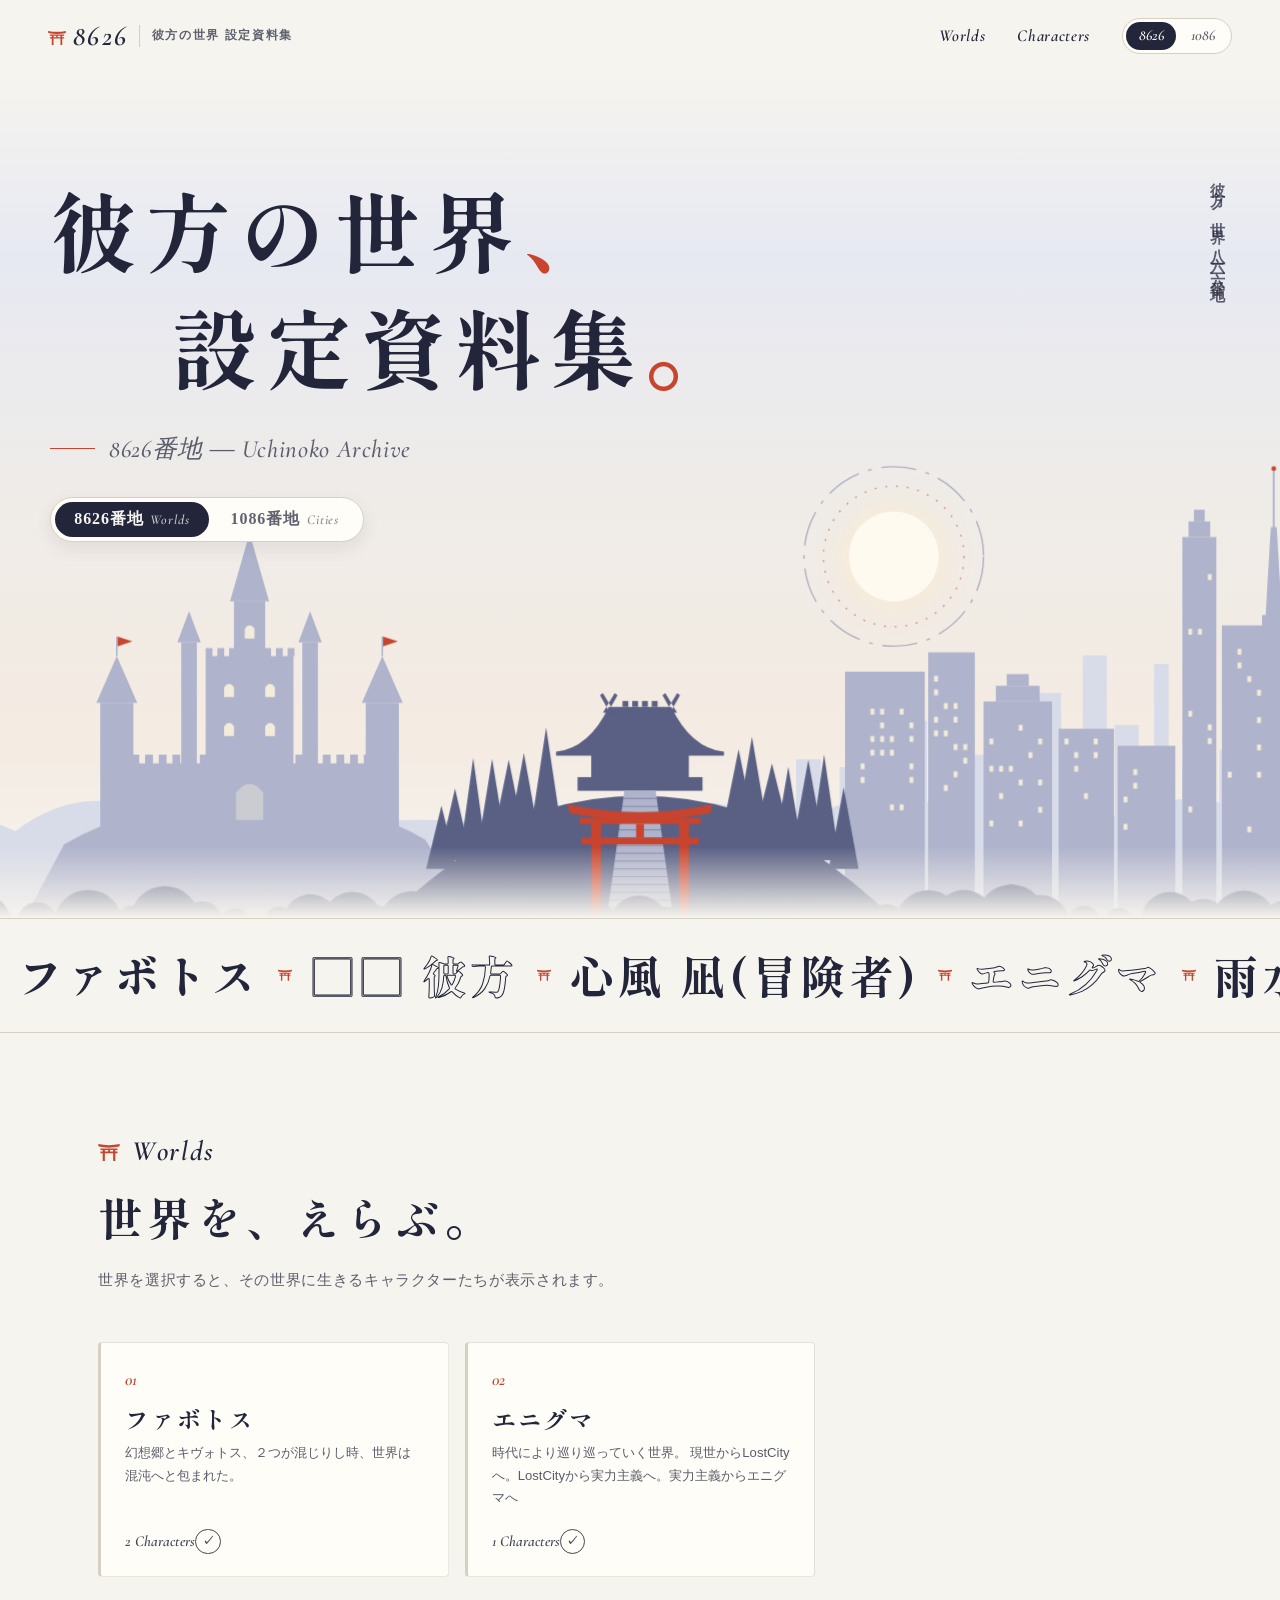
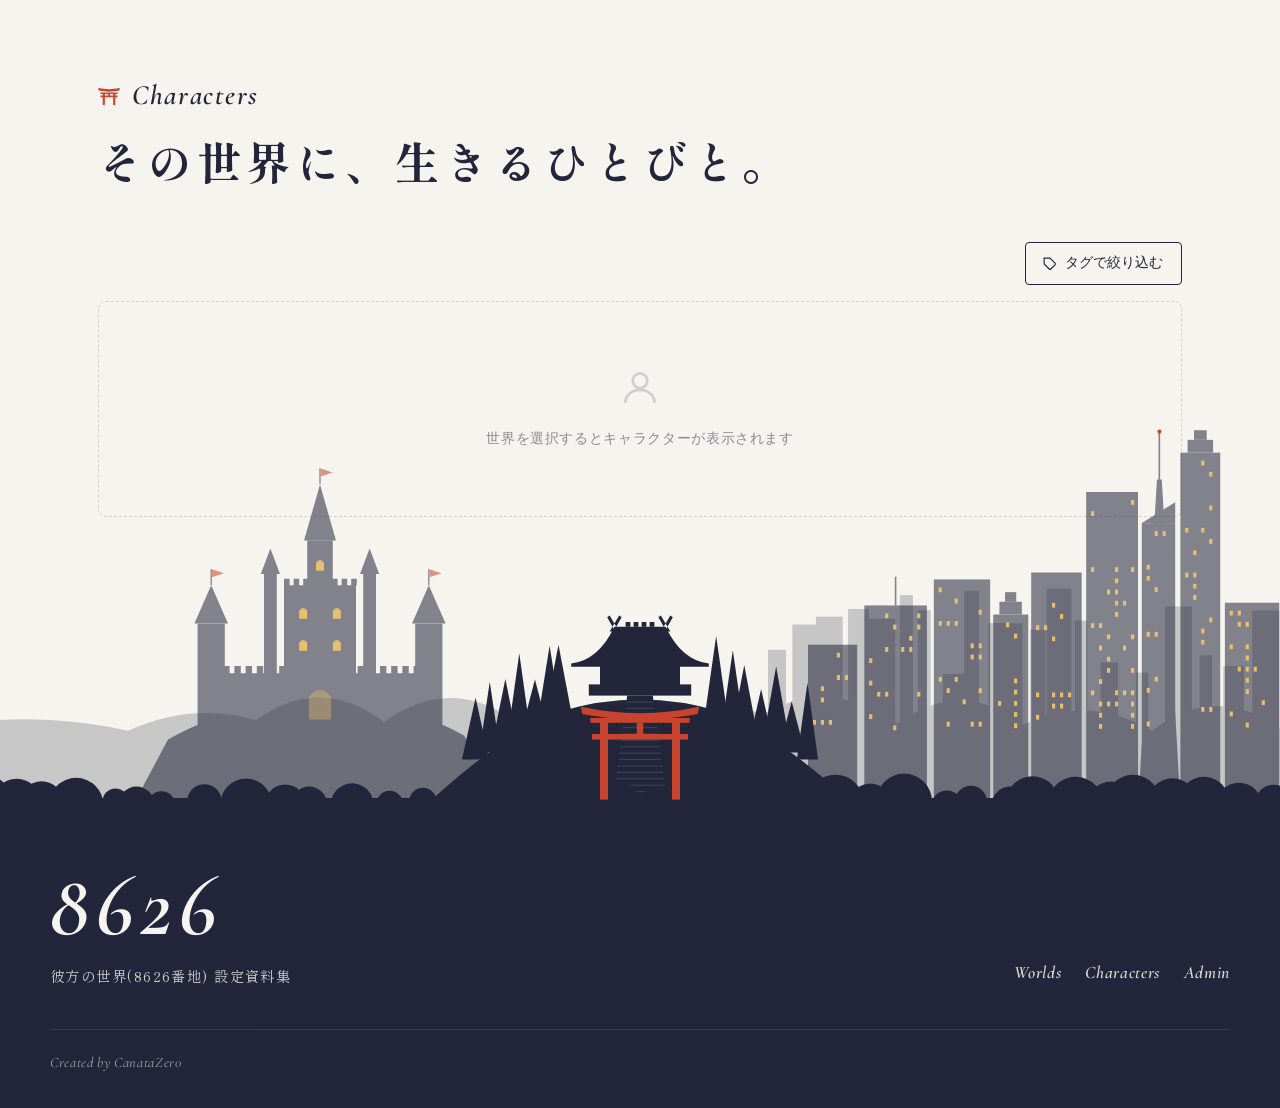
<file: index.html>
<!DOCTYPE html>
<html lang="ja">
<head>
  <meta charset="UTF-8" />
  <meta name="viewport" content="width=device-width, initial-scale=1.0" />
  <title>彼方の世界 設定資料集</title>
  <!-- タブのアイコン -->
  <link rel="icon" href="favicon.ico" sizes="any" />
  <link rel="icon" href="assets/brand/icon.svg" type="image/svg+xml" />
  <link rel="apple-touch-icon" href="assets/brand/apple-touch-icon.png" />
  <link rel="manifest" href="site.webmanifest" />
  <meta name="theme-color" content="#c8442e" />
  <!-- Discord・X などでリンクを貼ったときの埋め込み表示 -->
  <meta name="description" content="彼方の世界（8626番地・1086番地）に生きるうちの子たちと、その世界観をまとめた設定資料集。" />
  <meta property="og:type" content="website" />
  <meta property="og:site_name" content="彼方の世界 設定資料集" />
  <meta property="og:title" content="彼方の世界 設定資料集" />
  <meta property="og:description" content="彼方の世界（8626番地・1086番地）に生きるうちの子たちと、その世界観をまとめた設定資料集。" />
  <meta property="og:url" content="https://canataprogrammer.github.io/uchinoko_dictionary/" />
  <meta property="og:image" content="https://canataprogrammer.github.io/uchinoko_dictionary/assets/brand/og-image.png" />
  <meta property="og:image:width" content="1200" />
  <meta property="og:image:height" content="630" />
  <meta property="og:image:alt" content="城・神社と鳥居・大都市のシルエットに「彼方の世界、設定資料集。」の文字" />
  <meta property="og:locale" content="ja_JP" />
  <meta name="twitter:card" content="summary_large_image" />
  <link rel="preconnect" href="https://fonts.googleapis.com" />
  <link rel="preconnect" href="https://fonts.gstatic.com" crossorigin />
  <link href="https://fonts.googleapis.com/css2?family=Cormorant+Garamond:ital,wght@0,500;0,600;1,500;1,600&family=Shippori+Mincho+B1:wght@500;600;700;800&family=Zen+Kaku+Gothic+New:wght@400;500;700&display=swap" rel="stylesheet" />
  <link rel="stylesheet" href="assets/css/style.css" />
  <script src="assets/js/site.js"></script>
</head>
<body class="page-index">

<header class="site-header">
  <a class="site-logo" href="index.html">
    <span class="site-logo-mark" data-addr-text="logo">8626</span>
    <span class="site-logo-sub">彼方の世界 設定資料集</span>
  </a>
  <nav class="site-nav" aria-label="メインメニュー">
    <a class="nav-hide-sp" href="#worlds" data-addr-text="navWorlds">Worlds</a>
    <a class="nav-hide-sp" href="#characters">Characters</a>
    <div class="addr-switch" role="group" aria-label="番地の切り替え">
      <button type="button" data-addr="8626" aria-pressed="true">8626</button>
      <button type="button" data-addr="1086" aria-pressed="false">1086</button>
    </div>
  </nav>
</header>

<!-- ═══════════════════════════════════════════
     KEY VISUAL
     ═══════════════════════════════════════════ -->
<section class="kv">
  <!-- 背景のシルエット（assets/js/site.js で描画）
       8626番地：城・神社と鳥居・大都市 ／ 1086番地：夜の大都市と塔 -->
  <div class="kv-scenery" data-scenery="kv" data-seed="8626"></div>
  <div class="kv-inner">
    <h1 class="kv-title">
      <span class="line">彼方の世界<span class="accent">、</span></span>
      <span class="line">設定資料集<span class="accent">。</span></span>
    </h1>
    <p class="kv-sub" data-addr-text="kvSub">8626番地 ― Uchinoko Archive</p>
    <div class="kv-switch-wrap">
      <div class="addr-switch addr-switch-lg" role="group" aria-label="番地の切り替え">
        <button type="button" data-addr="8626" aria-pressed="true">8626番地<small>Worlds</small></button>
        <button type="button" data-addr="1086" aria-pressed="false">1086番地<small>Cities</small></button>
      </div>
    </div>
  </div>
  <p class="kv-vertical" data-addr-text="kvVertical">彼方ノ世界　八六二六番地</p>
</section>

<!-- 世界名・キャラクター名が流れる帯（worlds.json から自動で埋まる） -->
<div class="marquee" aria-hidden="true">
  <div class="marquee-track" id="marquee-track"></div>
</div>

<!-- ═══════════════════════════════════════════
     WORLDS
     ═══════════════════════════════════════════ -->
<section class="block" id="worlds">
  <div class="block-head">
    <div class="section-headline">
      <h2 class="section-headline-label" data-addr-text="worldsLabel">Worlds</h2>
    </div>
    <p class="section-lead" data-addr-text="worldsLead">世界を、えらぶ。</p>
    <p class="section-text" data-addr-text="worldsText">世界を選択すると、その世界に生きるキャラクターたちが表示されます。</p>
  </div>

  <div class="world-list" id="world-list" role="group" aria-label="世界選択"></div>

  <div class="world-info" id="world-info">
    <div class="world-info-inner" id="world-info-inner"></div>
  </div>
</section>

<!-- ═══════════════════════════════════════════
     CHARACTERS
     ═══════════════════════════════════════════ -->
<section class="block" id="characters">
  <div class="block-head">
    <div class="section-headline">
      <h2 class="section-headline-label">Characters</h2>
    </div>
    <p class="section-lead" data-addr-text="charsLead">その世界に、生きるひとびと。</p>
  </div>

  <div class="char-toolbar">
    <div class="result-meta" id="result-meta"></div>
    <button class="btn-outline" id="tag-toggle" aria-expanded="false" aria-controls="tag-panel">
      <svg viewBox="0 0 24 24" fill="none" stroke="currentColor" stroke-width="2" aria-hidden="true">
        <path d="M20.59 13.41l-7.17 7.17a2 2 0 01-2.83 0L2 12V2h10l8.59 8.59a2 2 0 010 2.82z"/>
        <line x1="7" y1="7" x2="7.01" y2="7"/>
      </svg>
      タグで絞り込む
    </button>
  </div>

  <div class="tag-panel" id="tag-panel" aria-hidden="true">
    <div class="tag-panel-inner">
      <div class="tag-panel-label">Tags</div>
      <div class="tag-list" id="tag-list"></div>
      <button class="tag-clear" id="tag-clear" style="display:none">× 絞り込みをクリア</button>
    </div>
  </div>

  <div id="char-grid-wrap"></div>
</section>

<footer class="site-footer">
  <div class="footer-inner">
    <div>
      <div class="footer-logo" data-addr-text="footerLogo">8626</div>
      <p class="footer-title" data-addr-text="footerTitle">彼方の世界(8626番地) 設定資料集</p>
    </div>
    <nav class="footer-nav" aria-label="フッターメニュー">
      <a href="#worlds" data-addr-text="navWorlds">Worlds</a>
      <a href="#characters">Characters</a>
      <a href="admin.html">Admin</a>
    </nav>
  </div>
  <p class="footer-copy">Created by CanataZer0</p>
</footer>

<script src="assets/js/store.js"></script>
<script>
  const worldList   = document.getElementById('world-list');
  const tagToggle   = document.getElementById('tag-toggle');
  const tagPanel    = document.getElementById('tag-panel');
  const tagListEl   = document.getElementById('tag-list');
  const tagClear    = document.getElementById('tag-clear');
  const worldInfo   = document.getElementById('world-info');
  const worldInfoInner = document.getElementById('world-info-inner');
  const gridWrap    = document.getElementById('char-grid-wrap');
  const resultMeta  = document.getElementById('result-meta');

  const { esc, pad, PERSON_ICON } = CZ;

  let allData = null;
  let activeTags = new Set();
  let currentWorld = null;
  // いま表示している番地（8626 / 1086）。文言はデータを待たずに先に入れ替える
  let addr = CZ.applyAddress(CZ.currentAddress());
  const unit = () => CZ.address(addr).unit;

  CZ.bindAddressSwitch(next => switchAddress(next));

  CZ.loadData()
    .then(data => {
      allData = data;
      buildTagPanel(data.all_tags || []);
      readUrlState();
      CZ.showAdminBar('');
    })
    .catch(() => {
      gridWrap.innerHTML = '<div class="empty-state"><p>データの読み込みに失敗しました。worlds.json を確認してください。</p></div>';
    });

  /* 番地を切り替えて、世界（都市）とキャラクターの一覧を作り直す */
  function switchAddress(next, keepWorld) {
    addr = CZ.applyAddress(next);
    if (!allData) return;
    const worlds = CZ.worldsIn(allData, addr);
    if (!keepWorld) currentWorld = worlds.length === 1 ? worlds[0] : null;
    worldList.setAttribute('aria-label', `${unit()}選択`);
    buildMarquee(worlds);
    buildWorldList(worlds);
    syncWorldCards();
    renderWorldInfo();
    renderGrid();
    updateUrl();
  }

  // 世界名とキャラクター名を流れる帯に並べる（2周分つなげて途切れないようにする）
  function buildMarquee(worlds) {
    const names = [];
    worlds.forEach(w => {
      names.push(w.name);
      (w.characters || []).forEach(c => names.push(c.name));
    });
    names.push(`${addr}番地`, 'Uchinoko Archive');
    const group = names.map(n => `<span class="marquee-item">${esc(n)}</span><span class="marquee-sep"></span>`).join('');
    const track = document.getElementById('marquee-track');
    track.innerHTML = `<div class="marquee-group">${group}${group}</div><div class="marquee-group">${group}${group}</div>`;
  }

  function buildWorldList(worlds) {
    worldList.innerHTML = '';
    if (!worlds.length) {
      worldList.innerHTML = `<div class="empty-state"><p>${addr}番地には、まだ${unit()}が登録されていません。</p></div>`;
      return;
    }
    worlds.forEach((w, i) => {
      const card = document.createElement('button');
      card.type = 'button';
      card.className = 'world-card';
      card.dataset.id = w.id;
      card.setAttribute('aria-pressed', 'false');
      const count = (w.characters || []).length;
      card.innerHTML = `
        <span class="world-card-num">${pad(i + 1)}</span>
        <span class="world-card-name">${esc(w.name)}</span>
        ${w.description ? `<span class="world-card-desc">${esc(w.description)}</span>` : ''}
        <span class="world-card-foot">
          <span>${count} Characters</span>
          <span class="world-card-check" aria-hidden="true">✓</span>
        </span>`;
      card.addEventListener('click', () => selectWorld(currentWorld && currentWorld.id === w.id ? null : w.id));
      worldList.appendChild(card);
    });
    animateIn(worldList);
  }

  function selectWorld(wid) {
    currentWorld = wid ? CZ.findWorld(allData, wid) : null;
    syncWorldCards();
    renderWorldInfo();
    renderGrid();
    updateUrl();
  }

  function syncWorldCards() {
    worldList.querySelectorAll('.world-card').forEach(c => {
      c.setAttribute('aria-pressed', String(!!currentWorld && c.dataset.id === currentWorld.id));
    });
  }

  function buildTagPanel(tags) {
    tagListEl.innerHTML = '';
    tags.forEach(tag => {
      const chip = document.createElement('button');
      chip.type = 'button';
      chip.className = 'tag-chip';
      chip.textContent = tag;
      chip.style.setProperty('--tag-color', tagColor(tag));
      chip.addEventListener('click', () => toggleTag(tag, chip));
      tagListEl.appendChild(chip);
    });
  }

  function toggleTag(tag, chip) {
    if (activeTags.has(tag)) { activeTags.delete(tag); chip.classList.remove('active'); }
    else { activeTags.add(tag); chip.classList.add('active'); }
    tagClear.style.display = activeTags.size > 0 ? 'inline' : 'none';
    renderGrid();
    updateUrl();
  }

  tagClear.addEventListener('click', () => {
    activeTags.clear();
    document.querySelectorAll('.tag-chip.active').forEach(c => c.classList.remove('active'));
    tagClear.style.display = 'none';
    renderGrid();
    updateUrl();
  });

  tagToggle.addEventListener('click', () => {
    const open = tagPanel.classList.toggle('open');
    tagToggle.classList.toggle('active', open);
    tagToggle.setAttribute('aria-expanded', open);
    tagPanel.setAttribute('aria-hidden', !open);
  });

  function renderWorldInfo() {
    if (!currentWorld) { worldInfo.classList.remove('visible'); return; }
    worldInfo.classList.add('visible');
    const thumbHtml = currentWorld.thumbnail
      ? `<img class="world-thumb" src="${esc(currentWorld.thumbnail)}" alt="${esc(currentWorld.name)}" />`
      : '';
    worldInfoInner.innerHTML = `
      ${thumbHtml}
      <div class="world-text">
        <div class="world-name">${esc(currentWorld.name)}</div>
        <div class="world-desc">${esc(currentWorld.description || '')}</div>
      </div>
      <a class="btn-pill" href="${CZ.worldUrl(currentWorld.id, addr)}">詳細設定を見る <span class="arrow" aria-hidden="true">→</span></a>`;
    animateIn(worldInfoInner);
  }

  function renderGrid() {
    if (!currentWorld) {
      resultMeta.innerHTML = '';
      gridWrap.innerHTML = `<div class="empty-state">${PERSON_ICON}<p>${unit()}を選択するとキャラクターが表示されます</p></div>`;
      return;
    }

    let chars = currentWorld.characters || [];

    if (activeTags.size > 0) {
      chars = chars.filter(c => [...activeTags].every(t => (c.tags || []).includes(t)));
    }

    resultMeta.innerHTML = `<strong>${chars.length}</strong>人のキャラクター${activeTags.size > 0 ? '（タグで絞り込み中）' : ''}`;

    if (chars.length === 0) {
      gridWrap.innerHTML = `<div class="empty-state">${PERSON_ICON}<p>該当するキャラクターがいません</p></div>`;
      return;
    }

    const grid = document.createElement('div');
    grid.className = 'char-grid';

    chars.forEach((c, i) => {
      const card = document.createElement('a');
      card.className = 'char-card';
      card.href = CZ.charUrl(currentWorld.id, c.id, addr);
      card.style.animationDelay = `${i * 0.06}s`;
      card.setAttribute('aria-label', c.name);

      const thumbHtml = c.thumbnail
        ? `<img class="char-thumb" src="${esc(c.thumbnail)}" alt="${esc(c.name)}" loading="lazy" />`
        : `<div class="char-thumb-placeholder">${PERSON_ICON}</div>`;

      const tagsHtml = (c.tags || []).slice(0, 3).map(t =>
        `<span class="char-tag-mini" style="--tag-color:${tagColor(t)}">${esc(t)}</span>`
      ).join('');

      card.innerHTML = `
        <div class="char-thumb-wrap">${thumbHtml}</div>
        <div class="char-info">
          <span class="char-num">${pad(i + 1)}</span>
          <div class="char-name">${esc(c.name)}</div>
          ${c.reading ? `<div class="char-reading">${esc(c.reading)}</div>` : ''}
          ${c.short_description ? `<p class="char-desc">${esc(c.short_description)}</p>` : ''}
          ${tagsHtml ? `<div class="char-tags-mini">${tagsHtml}</div>` : ''}
          <span class="char-arrow" aria-hidden="true">→</span>
        </div>`;

      grid.appendChild(card);
    });

    gridWrap.innerHTML = '';
    gridWrap.appendChild(grid);
  }

  function updateUrl() {
    const params = new URLSearchParams();
    if (addr !== CZ.DEFAULT_ADDRESS) params.set('addr', addr);
    if (currentWorld) params.set('world', currentWorld.id);
    if (activeTags.size > 0) params.set('tags', [...activeTags].join(','));
    const url = params.toString() ? `?${params}` : location.pathname;
    history.replaceState(null, '', url + location.hash);
  }

  function readUrlState() {
    const params = new URLSearchParams(location.search);
    const wid = params.get('world');
    const tags = params.get('tags');
    if (tags) {
      tags.split(',').forEach(t => {
        activeTags.add(t);
        const chip = [...tagListEl.querySelectorAll('.tag-chip')].find(c => c.textContent === t);
        if (chip) chip.classList.add('active');
      });
      tagClear.style.display = activeTags.size > 0 ? 'inline' : 'none';
    }
    // URL で世界（都市）が指定されていれば、その番地を表示する
    const linked = wid ? CZ.findWorld(allData, wid) : null;
    if (linked) {
      currentWorld = linked;
      switchAddress(CZ.worldAddress(linked), true);
    } else {
      switchAddress(addr);
    }
  }
</script>
</body>
</html>
</file>
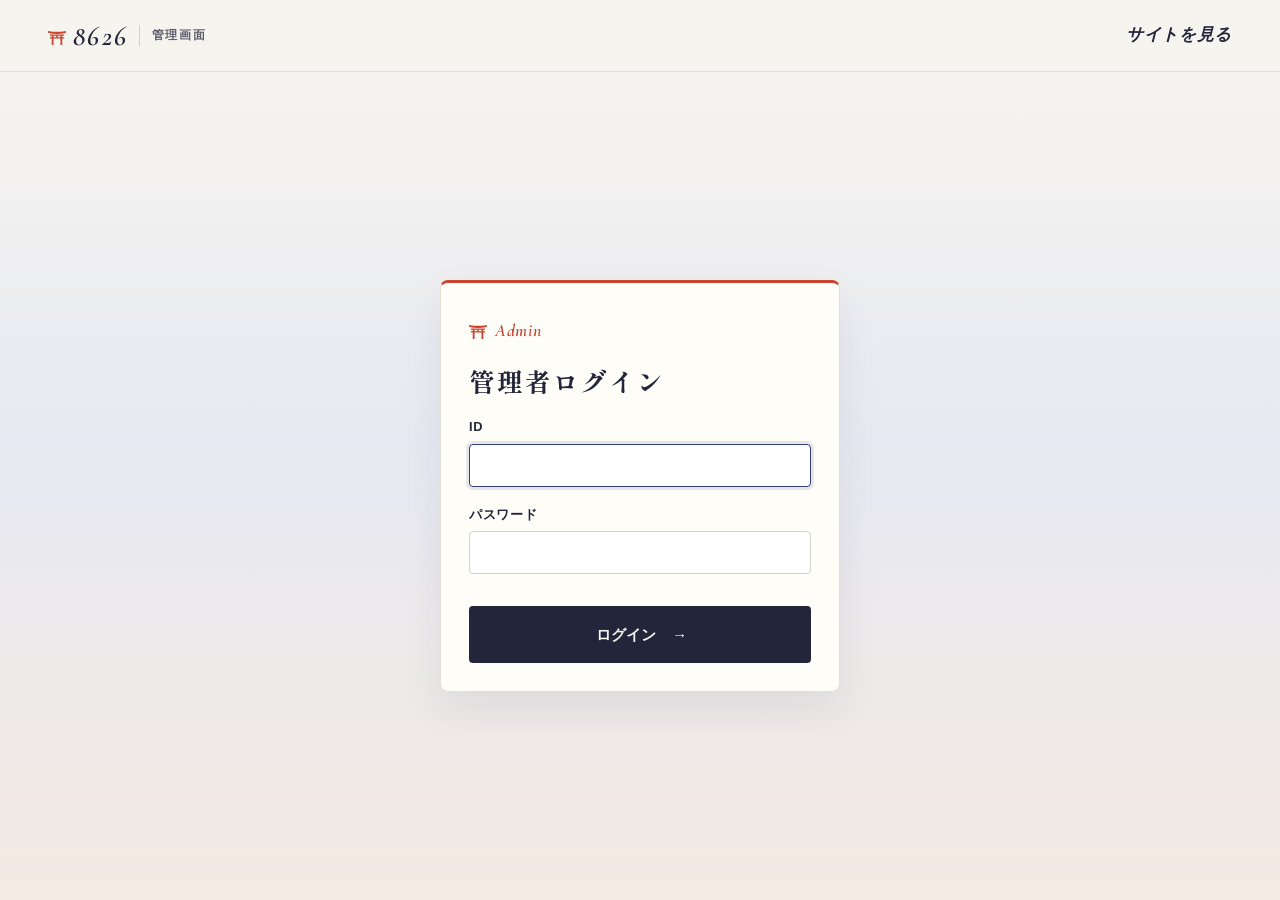
<file: admin.html>
<!DOCTYPE html>
<html lang="ja">
<head>
  <meta charset="UTF-8" />
  <meta name="viewport" content="width=device-width, initial-scale=1.0" />
  <meta name="robots" content="noindex" />
  <title>管理画面 | 彼方の世界 設定資料集</title>
  <!-- タブのアイコン -->
  <link rel="icon" href="favicon.ico" sizes="any" />
  <link rel="icon" href="assets/brand/icon.svg" type="image/svg+xml" />
  <link rel="apple-touch-icon" href="assets/brand/apple-touch-icon.png" />
  <link rel="manifest" href="site.webmanifest" />
  <meta name="theme-color" content="#c8442e" />
  <link rel="preconnect" href="https://fonts.googleapis.com" />
  <link rel="preconnect" href="https://fonts.gstatic.com" crossorigin />
  <link href="https://fonts.googleapis.com/css2?family=Cormorant+Garamond:ital,wght@0,500;0,600;1,500;1,600&family=Shippori+Mincho+B1:wght@500;600;700;800&family=Zen+Kaku+Gothic+New:wght@400;500;700&display=swap" rel="stylesheet" />
  <link rel="stylesheet" href="assets/css/style.css" />
  <link rel="stylesheet" href="assets/css/admin.css" />
</head>
<body class="page-admin">

<header class="site-header">
  <a class="site-logo" href="index.html">
    <span class="site-logo-mark">8626</span>
    <span class="site-logo-sub">管理画面</span>
  </a>
  <nav class="site-nav" aria-label="メインメニュー">
    <a href="index.html">サイトを見る</a>
    <button type="button" class="admin-logout" id="logout" hidden>ログアウト</button>
  </nav>
</header>

<!-- ─── ログイン ─── -->
<section class="admin-gate" id="login-view" hidden>
  <form class="gate-card" id="login-form" autocomplete="on">
    <p class="gate-eyebrow">Admin</p>
    <h1 class="gate-title">管理者ログイン</h1>
    <label class="field">
      <span class="field-label">ID</span>
      <input type="text" id="login-id" name="username" autocomplete="username" required />
    </label>
    <label class="field">
      <span class="field-label">パスワード</span>
      <input type="password" id="login-pass" name="password" autocomplete="current-password" required />
    </label>
    <p class="form-error" id="login-error" role="alert"></p>
    <button type="submit" class="btn-pill btn-block">ログイン <span class="arrow" aria-hidden="true">→</span></button>
  </form>
</section>

<!-- ─── GitHub 接続（この端末で初めてログインしたときだけ） ─── -->
<section class="admin-gate" id="token-view" hidden>
  <form class="gate-card gate-wide" id="token-form">
    <p class="gate-eyebrow">Setup</p>
    <h1 class="gate-title">GitHub と接続する</h1>
    <p class="gate-text">
      編集内容は GitHub のリポジトリ（<code id="repo-name"></code>）に直接保存されます。
      保存のために、この端末で一度だけ「アクセストークン」を登録してください。
      トークンはパスワードで暗号化して、このブラウザにだけ保存されます。
    </p>
    <ol class="gate-steps">
      <li><a href="https://github.com/settings/personal-access-tokens/new" target="_blank" rel="noopener">GitHub のトークン作成ページ</a>を開く</li>
      <li>「Repository access」で <b>Only select repositories</b> → このサイトのリポジトリだけを選ぶ</li>
      <li>「Permissions」の <b>Contents</b> を <b>Read and write</b> にする</li>
      <li>作成されたトークン（<code>github_pat_…</code>）を下に貼り付ける</li>
    </ol>
    <label class="field">
      <span class="field-label">アクセストークン</span>
      <input type="password" id="token-input" autocomplete="off" spellcheck="false" required />
    </label>
    <p class="form-error" id="token-error" role="alert"></p>
    <button type="submit" class="btn-pill btn-block">接続して保存 <span class="arrow" aria-hidden="true">→</span></button>
  </form>
</section>

<!-- ─── 編集画面 ─── -->
<div class="admin-app" id="app-view" hidden>
  <aside class="admin-side" aria-label="世界とキャラクターの一覧">
    <div class="side-head">
      <p class="side-title">世界・都市とキャラクター</p>
    </div>
    <nav id="tree"></nav>
    <div class="side-foot">
      <a href="#tags" class="side-link">タグ一覧を編集</a>
      <button type="button" class="side-link" id="reset-token">GitHub トークンを再設定</button>
    </div>
  </aside>

  <main class="admin-main" id="editor" tabindex="-1"></main>
</div>

<div class="toast" id="toast" role="status" aria-live="polite"></div>

<script src="assets/js/store.js"></script>
<script src="assets/js/admin.js"></script>
</body>
</html>
</file>
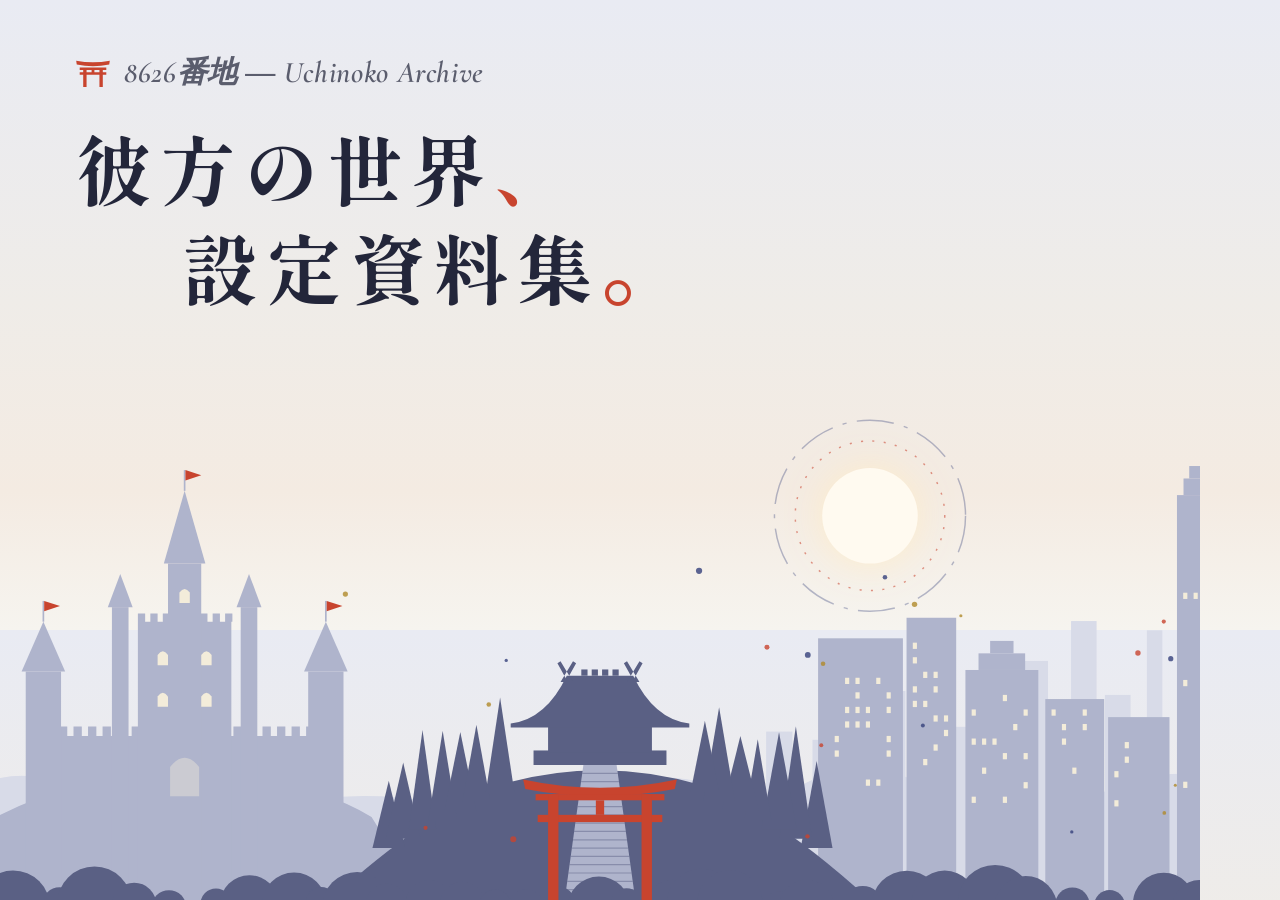
<file: assets/brand/og.html>
<!DOCTYPE html>
<html lang="ja">
<head>
  <meta charset="UTF-8" />
  <meta name="robots" content="noindex" />
  <title>埋め込み画像の元データ</title>
  <!-- Discord / X などのリンク埋め込み画像（og-image.png 1200×630）の元になるページ。
       トップページと同じ site.js でシルエットを描く。
       作り直すときは assets/brand/README.md の手順で書き出す。 -->
  <link href="https://fonts.googleapis.com/css2?family=Cormorant+Garamond:ital,wght@0,500;0,600;1,500;1,600&family=Shippori+Mincho+B1:wght@600;800&display=swap" rel="stylesheet" />
  <link rel="stylesheet" href="../css/style.css" />
  <script src="../js/site.js"></script>
  <style>
    html, body { width: 1200px; height: 630px; overflow: hidden; }
    body {
      position: relative;
      background: linear-gradient(180deg, #e9ebf3 0%, #efece8 48%, #f4ebe2 78%, #f6f4ef 100%);
    }

    /* 書き出し用：アニメーションを止めて完成状態で描く */
    *, *::before, *::after { animation: none !important; transition: none !important; }
    .scene .mote { opacity: 0.8; }

    .og-scene { position: absolute; left: 0; right: 0; bottom: 0; height: 60%; }

    .og-text { position: absolute; left: 76px; top: 46px; z-index: 2; }

    .og-eyebrow {
      display: flex;
      align-items: center;
      gap: 14px;
      font-family: var(--font-en);
      font-style: italic;
      font-weight: 600;
      font-size: 30px;
      color: var(--ink-soft);
    }

    .og-eyebrow::before {
      content: '';
      width: 34px;
      height: 28px;
      background: var(--shu);
      -webkit-mask: var(--torii-mark) no-repeat center / contain;
      mask: var(--torii-mark) no-repeat center / contain;
    }

    .og-title {
      margin-top: 18px;
      font-family: var(--font-serif);
      font-weight: 800;
      font-size: 76px;
      line-height: 1.3;
      letter-spacing: 0.1em;
      color: var(--ink);
    }

    .og-title span { display: block; }
    .og-title span + span { padding-left: 1.4em; }
    .og-title b { color: var(--shu); font-weight: 800; }

  </style>
</head>
<body>
  <div class="og-scene" data-scenery="kv" data-seed="8626"></div>
  <div class="og-text">
    <p class="og-eyebrow">8626番地 ― Uchinoko Archive</p>
    <h1 class="og-title"><span>彼方の世界<b>、</b></span><span>設定資料集<b>。</b></span></h1>
  </div>
  <script>
    // og.html?addr=1086 で 1086番地版（青い配色・夜の大都市）になる → og-image-1086.png
    if (document.documentElement.dataset.address === '1086') {
      document.querySelector('.og-eyebrow').textContent = '1086番地 ― Uchinoko Archive';
      document.body.style.background = 'linear-gradient(180deg, #dbe5f4 0%, #e5edf7 48%, #ebf2f9 78%, #f1f5fa 100%)';
    }
  </script>
</body>
</html>
</file>
<file: assets/css/style.css>
/* ═══════════════════════════════════════════
   8626 設定資料集 共通スタイル
   全ページ（index / worlds / characters）で読み込む
   和紙のような生成り色 × 藍色の文字 × 鳥居の朱色
   ═══════════════════════════════════════════ */

*, *::before, *::after { box-sizing: border-box; margin: 0; padding: 0; }

:root {
  --bg: #f6f4ef;
  --bg-card: #fffdf8;
  --bg-surface: #ebe7de;
  --ink: #23263a;
  --ink-soft: rgba(35, 38, 58, 0.72);
  --muted: #8b8a94;
  --line: #d6d0c4;
  --line-soft: #e5e0d5;
  --dark: #23263a;
  --on-dark: #f6f4ef;

  --shu: #c8442e;   /* 朱 */
  --ai: #34407a;    /* 藍 */
  --kin: #b08a2a;   /* 金 */
  --take: #4c7d62;  /* 若竹 */

  --tag-shu: #c8442e;
  --tag-ai: #34407a;
  --tag-kin: #9c7a1e;
  --tag-take: #3f7258;

  /* シルエット背景の色 */
  --sc-far: #d8dbe8;
  --sc-mid: #afb4cc;
  --sc-near: #5a6084;
  --sc-window: #fff6dc;

  /* 空のグラデーション・夜景の明かり */
  --sky-1: #e7e9f2;
  --sky-2: #efece8;
  --sky-3: #f4ebe2;
  --hero-sky: #f1ece4;
  --lamp: #f2c66b;
  --moon: #fffaf0;
  --shu-tint: rgba(200, 68, 46, 0.04);
  --shu-ring: rgba(200, 68, 46, 0.35);

  --radius-sm: 4px;
  --radius-md: 8px;
  --radius-pill: 999px;

  --font-base: 'Zen Kaku Gothic New', 'Hiragino Sans', sans-serif;
  --font-serif: 'Shippori Mincho B1', 'Hiragino Mincho ProN', serif;
  --font-en: 'Cormorant Garamond', 'Times New Roman', serif;

  --page-width: 1180px;
  --content-width: 860px;
  --gutter: clamp(1rem, 4vw, 3rem);
  --header-h: 72px;
  --ease: cubic-bezier(0.22, 1, 0.36, 1);

  /* 鳥居マーク（見出しの頭に付く） */
  --torii-mark: url("data:image/svg+xml,%3Csvg xmlns='http://www.w3.org/2000/svg' viewBox='0 0 24 20'%3E%3Cpath d='M0 1.2Q12 3.6 24 1.2L23.6 4Q12 6.4 .4 4z M2.5 6h19v1.8h-19z M2.5 9.5h19v1.8h-19z M5 6h2.4v14H5z M16.6 6H19v14h-2.4z M11 7.8h2v1.7h-2z'/%3E%3C/svg%3E");
}

/* ═══════════════════════════════════════════
   1086番地：青を基調にしたテーマ
   （<html data-address="1086"> のときに色だけを入れ替える）
   ═══════════════════════════════════════════ */
:root[data-address="1086"] {
  --bg: #f1f5fa;
  --bg-card: #fbfdff;
  --bg-surface: #e1e9f3;
  --ink: #13233f;
  --ink-soft: rgba(19, 35, 63, 0.72);
  --muted: #7d8aa0;
  --line: #c6d3e3;
  --line-soft: #dbe4ef;
  --dark: #0f1f3a;
  --on-dark: #eef4fb;

  --shu: #2678d4;   /* 1086番地では空色の青がアクセント */
  --ai: #0e3a78;
  --kin: #35b3d1;
  --take: #4f5fc9;

  --tag-shu: #2470c4;
  --tag-ai: #12397a;
  --tag-kin: #0d869e;
  --tag-take: #4d58c2;

  --sc-far: #d0dcee;
  --sc-mid: #93acd2;
  --sc-near: #34507f;
  --sc-window: #e2f3ff;

  --sky-1: #dbe5f4;
  --sky-2: #e5edf7;
  --sky-3: #ebf2f9;
  --hero-sky: #e6eef8;
  --lamp: #8fd8ff;
  --moon: #f4fbff;
  --shu-tint: rgba(38, 120, 212, 0.05);
  --shu-ring: rgba(38, 120, 212, 0.35);

  /* 見出しの頭のマーク：鳥居の代わりにビル群 */
  --torii-mark: url("data:image/svg+xml,%3Csvg xmlns='http://www.w3.org/2000/svg' viewBox='0 0 24 20'%3E%3Cpath d='M1 8h6v12H1z M9 3h6v17H9z M11.4 0h1.2v3h-1.2z M17 6h6v14h-6z'/%3E%3C/svg%3E");
}

/* 番地を切り替えたときに色がふわっと変わるように */
body, .site-header, .kv, .detail-hero, .site-footer, .marquee {
  transition: background-color 0.6s ease, color 0.6s ease;
}

/* ─── 番地スイッチ ─── */
.addr-switch {
  display: inline-flex;
  padding: 3px;
  border: 1px solid var(--line);
  border-radius: var(--radius-pill);
  background: var(--bg-card);
  gap: 2px;
}

.addr-switch button {
  font-family: var(--font-en);
  font-style: italic;
  font-weight: 600;
  font-size: 0.95rem;
  line-height: 1;
  color: var(--ink-soft);
  background: none;
  border: 0;
  border-radius: var(--radius-pill);
  padding: 0.38rem 0.8rem;
  cursor: pointer;
  transition: background 0.3s var(--ease), color 0.3s var(--ease);
}

.addr-switch button:hover { color: var(--ink); }
.addr-switch button[aria-pressed="true"] { background: var(--dark); color: var(--on-dark); }

/* トップページの大きいスイッチ */
.addr-switch-lg {
  margin-top: 1.6rem;
  padding: 4px;
  box-shadow: 0 6px 18px rgba(20, 30, 60, 0.08);
}

.addr-switch-lg button {
  font-family: var(--font-serif);
  font-style: normal;
  font-size: 1rem;
  padding: 0.6rem 1.2rem;
  letter-spacing: 0.06em;
}

.addr-switch-lg button small {
  font-family: var(--font-en);
  font-style: italic;
  font-size: 0.85rem;
  margin-left: 0.4rem;
  opacity: 0.75;
}

.kv-switch-wrap { --split-delay: 0s; animation: fadeUp 0.8s var(--ease) 1.6s both; }

@media (max-width: 560px) {
  .site-header .addr-switch button { padding: 0.32rem 0.55rem; font-size: 0.85rem; }
  .addr-switch-lg button { padding: 0.55rem 0.9rem; font-size: 0.92rem; }
  .addr-switch-lg button small { display: none; }
}

html { font-size: 16px; scroll-behavior: smooth; scroll-padding-top: calc(var(--header-h) + 1rem); }

body {
  font-family: var(--font-base);
  background: var(--bg);
  color: var(--ink);
  min-height: 100vh;
  line-height: 1.8;
  letter-spacing: 0.04em;
  -webkit-font-smoothing: antialiased;
  overflow-x: hidden;
}

img { max-width: 100%; }
a { color: inherit; }
button { font: inherit; color: inherit; }

:focus-visible { outline: 2px solid var(--shu); outline-offset: 3px; }

.sr-only {
  position: absolute;
  width: 1px; height: 1px;
  overflow: hidden;
  clip: rect(0 0 0 0);
  white-space: nowrap;
}

/* ─── Header ─── */
.site-header {
  position: sticky;
  top: 0;
  z-index: 50;
  height: var(--header-h);
  display: flex;
  align-items: center;
  justify-content: space-between;
  gap: 1rem;
  padding: 0 var(--gutter);
  background: var(--bg);
}

.site-logo {
  display: inline-flex;
  align-items: center;
  gap: 0.7rem;
  text-decoration: none;
  color: var(--ink);
}

.site-logo-mark {
  font-family: var(--font-en);
  font-size: 1.75rem;
  font-weight: 600;
  font-style: italic;
  letter-spacing: 0.08em;
  line-height: 1;
}

.site-logo-mark::before {
  content: '';
  display: inline-block;
  width: 18px;
  height: 15px;
  margin-right: 0.45rem;
  background: var(--shu);
  -webkit-mask: var(--torii-mark) no-repeat center / contain;
  mask: var(--torii-mark) no-repeat center / contain;
}

.site-logo-sub {
  font-family: var(--font-serif);
  font-size: 0.75rem;
  font-weight: 600;
  color: var(--ink-soft);
  letter-spacing: 0.14em;
  padding-left: 0.7rem;
  border-left: 1px solid var(--line);
}

.site-nav { display: flex; align-items: center; gap: clamp(0.9rem, 2.5vw, 2rem); }

.site-nav a {
  font-family: var(--font-en);
  font-size: 1.05rem;
  font-weight: 600;
  font-style: italic;
  text-decoration: none;
  color: var(--ink);
  position: relative;
  padding: 0.2rem 0;
}

.site-nav a::after {
  content: '';
  position: absolute;
  left: 0; right: 0; bottom: 0;
  height: 1px;
  background: var(--shu);
  transform: scaleX(0);
  transform-origin: right;
  transition: transform 0.4s var(--ease);
}

.site-nav a:hover::after { transform: scaleX(1); transform-origin: left; }
.site-nav a .plus { display: none; }

@media (max-width: 560px) {
  .site-logo-sub { display: none; }
  .site-nav .nav-hide-sp { display: none; }
}

/* ─── Buttons ─── */
.btn-pill {
  position: relative;
  display: inline-flex;
  align-items: center;
  gap: 1rem;
  font-family: var(--font-serif);
  font-size: 0.95rem;
  font-weight: 600;
  color: var(--on-dark);
  background: var(--dark);
  border-radius: var(--radius-sm);
  padding: 0.9rem 1.4rem 0.9rem 1.6rem;
  text-decoration: none;
  cursor: pointer;
  overflow: hidden;
  isolation: isolate;
}

.btn-pill::before {
  content: '';
  position: absolute;
  inset: 0;
  z-index: -1;
  background: var(--shu);
  transform: scaleX(0);
  transform-origin: right;
  transition: transform 0.5s var(--ease);
}

.btn-pill:hover::before { transform: scaleX(1); transform-origin: left; }
.btn-pill .arrow { display: inline-block; transition: transform 0.4s var(--ease); }
.btn-pill:hover .arrow { transform: translateX(5px); }

.btn-outline {
  display: inline-flex;
  align-items: center;
  gap: 0.5rem;
  font-size: 0.85rem;
  font-weight: 500;
  color: var(--ink);
  background: transparent;
  border: 1px solid var(--ink);
  border-radius: var(--radius-sm);
  padding: 0.5rem 1.1rem;
  cursor: pointer;
  text-decoration: none;
  white-space: nowrap;
  transition: background 0.25s, color 0.25s, border-color 0.25s;
}

.btn-outline svg { width: 14px; height: 14px; flex-shrink: 0; }
.btn-outline:hover, .btn-outline.active { background: var(--dark); color: var(--on-dark); }

/* ─── Section Headline（鳥居マーク + 英字ラベル + 明朝の大見出し） ─── */
.section-headline {
  display: flex;
  align-items: center;
  gap: 0.75rem;
  margin-bottom: 0.9rem;
}

.section-headline::before {
  content: '';
  width: 22px;
  height: 18px;
  flex-shrink: 0;
  background: var(--shu);
  -webkit-mask: var(--torii-mark) no-repeat center / contain;
  mask: var(--torii-mark) no-repeat center / contain;
}

.section-headline-label {
  font-family: var(--font-en);
  font-style: italic;
  font-size: clamp(1.3rem, 2.4vw, 1.75rem);
  font-weight: 600;
  letter-spacing: 0.06em;
  line-height: 1.2;
}

.section-lead {
  font-family: var(--font-serif);
  font-size: clamp(1.7rem, 4.2vw, 2.8rem);
  font-weight: 700;
  line-height: 1.5;
  letter-spacing: 0.1em;
  margin-bottom: 1rem;
}

.section-text {
  font-size: 0.95rem;
  color: var(--ink-soft);
  max-width: 40em;
}

/* ═══════════════════════════════════════════
   シルエット背景（城・神社と鳥居・大都市）
   ═══════════════════════════════════════════ */
.scene { width: 100%; height: 100%; display: block; overflow: visible; }

.scene-far   { fill: var(--sc-far); }
.scene-mid   { fill: var(--sc-mid); }
.scene-near  { fill: var(--sc-near); }
.scene-accent { fill: var(--shu); }
.scene .flag { fill: var(--shu); }

.scene .win { fill: var(--sc-window); opacity: 0.85; }
.scene .win.dim { opacity: 0.35; }
.scene .beacon { fill: var(--shu); animation: beacon 1.6s ease-in-out infinite; }
.scene .stairs { fill: var(--sc-mid); }
.scene .stair-line { stroke: var(--sc-near); stroke-width: 1.2; opacity: 0.45; }

.scene .moon { fill: var(--moon); filter: drop-shadow(0 0 18px rgba(255, 236, 200, 0.9)); }
.scene .ring { fill: none; stroke: var(--shu); stroke-width: 3; opacity: 0.75; }

/* 月を囲む光輪（ゆっくり回転） */
.scene .halo {
  fill: none;
  stroke: var(--shu);
  stroke-width: 1.4;
  stroke-dasharray: 2 9;
  opacity: 0.55;
  transform-box: fill-box;
  transform-origin: center;
  animation: spin 70s linear infinite;
}

.scene .halo-2 {
  stroke: var(--ai);
  stroke-dasharray: 36 10 4 10;
  opacity: 0.35;
  animation-duration: 110s;
  animation-direction: reverse;
}

/* 魔素の粒 */
.scene .mote { opacity: 0; transform-box: fill-box; animation: moteFloat var(--t, 8s) ease-in-out var(--d, 0s) infinite; }
.scene .mote-0 { fill: var(--shu); }
.scene .mote-1 { fill: var(--kin); }
.scene .mote-2 { fill: var(--ai); }

/* 窓のまたたき */
.scene .tw { animation: twinkle var(--t, 4s) ease-in-out var(--d, 0s) infinite alternate; }

/* 登場アニメ：奥のレイヤーから順にせり上がる */
.scene-layer { animation: sceneRise 1.8s var(--ease) both; }
.scene-sky    { animation-name: sceneFade; animation-duration: 2.4s; }
.scene-far    { animation-delay: 0.05s; }
.scene-mid, .scene-lights { animation-delay: 0.2s; }
.scene-near   { animation-delay: 0.35s; }
.scene-accent { animation: toriiIn 1.4s var(--ease) 0.9s both; transform-box: fill-box; transform-origin: 50% 100%; }
.scene-motes  { animation: sceneFade 2s ease 1.4s both; }

@keyframes sceneRise { from { opacity: 0; transform: translateY(60px); } to { opacity: 1; transform: none; } }
@keyframes sceneFade { from { opacity: 0; } to { opacity: 1; } }
@keyframes toriiIn   { from { opacity: 0; transform: translateY(24px) scaleY(0.7); } to { opacity: 1; transform: none; } }
@keyframes spin      { to { transform: rotate(360deg); } }
@keyframes twinkle   { from { opacity: 0.15; } to { opacity: 0.95; } }
@keyframes beacon    { 0%, 100% { opacity: 0.2; } 50% { opacity: 1; } }
@keyframes moteFloat {
  0%   { opacity: 0; transform: translateY(0); }
  30%  { opacity: 0.9; }
  100% { opacity: 0; transform: translateY(-90px); }
}

/* ═══════════════════════════════════════════
   テキストアニメーション
   ═══════════════════════════════════════════ */
.split .word { display: inline-block; white-space: nowrap; }

.split .char {
  display: inline-block;
  opacity: 0;
  transform: translateY(0.7em) rotate(6deg);
  filter: blur(6px);
  transition:
    opacity 0.8s var(--ease),
    transform 1s var(--ease),
    filter 0.8s var(--ease);
  transition-delay: calc(var(--split-delay, 0s) + var(--i) * var(--split-step, 45ms));
}

.split.is-in .char { opacity: 1; transform: none; filter: none; }

/* 左から右へ幕を開けるように表示 */
.wipe {
  clip-path: inset(0 100% 0 0);
  transition: clip-path 1.2s var(--ease) 0.15s;
}

.wipe.is-in { clip-path: inset(0 0 0 0); }

.reveal { opacity: 0; transform: translateY(18px); transition: opacity 0.9s var(--ease), transform 0.9s var(--ease); }
.reveal.is-in { opacity: 1; transform: none; }

/* ═══════════════════════════════════════════
   INDEX
   ═══════════════════════════════════════════ */

/* ─── Key Visual ─── */
.kv {
  position: relative;
  min-height: min(94vh, 860px);
  padding: clamp(3rem, 11vh, 7.5rem) var(--gutter) 0;
  overflow: hidden;
  background: linear-gradient(180deg, var(--bg) 0%, var(--sky-1) 22%, var(--sky-2) 50%, var(--sky-3) 78%, var(--bg) 100%);
}

.kv-inner {
  position: relative;
  z-index: 2;
  max-width: var(--page-width);
  margin: 0 auto;
}

.kv-title {
  font-family: var(--font-serif);
  font-size: clamp(2.3rem, 6.8vw, 5.4rem);
  font-weight: 800;
  line-height: 1.35;
  letter-spacing: 0.1em;
  --split-delay: 0.5s;
  --split-step: 70ms;
}

.kv-title .line { display: block; }
.kv-title .line + .line { padding-left: 1.4em; }
.kv-title .accent { color: var(--shu); }

.kv-sub {
  margin-top: 1.4rem;
  display: flex;
  align-items: center;
  gap: 0.9rem;
  font-family: var(--font-en);
  font-style: italic;
  font-weight: 500;
  font-size: clamp(1.15rem, 2vw, 1.55rem);
  color: var(--ink-soft);
  --split-delay: 1.5s;
  --split-step: 30ms;
}

.kv-sub::before {
  content: '';
  width: 2.8rem;
  height: 1px;
  background: var(--shu);
  transform: scaleX(0);
  transform-origin: left;
  animation: lineGrow 1s var(--ease) 1.3s forwards;
}

@keyframes lineGrow { to { transform: scaleX(1); } }

.kv-vertical {
  position: absolute;
  z-index: 2;
  top: clamp(3rem, 11vh, 7.5rem);
  right: var(--gutter);
  writing-mode: vertical-rl;
  font-family: var(--font-serif);
  font-size: 0.95rem;
  font-weight: 600;
  letter-spacing: 0.5em;
  color: var(--ink-soft);
  --split-delay: 1.8s;
  --split-step: 80ms;
}

.kv-vertical .split .char,
.kv-vertical.split .char { transform: translateY(-0.6em); }
.kv-vertical.split.is-in .char { transform: none; }

.kv-scenery {
  position: absolute;
  left: 0;
  right: 0;
  bottom: 0;
  z-index: 1;
  height: min(60%, 46vw);
  -webkit-mask-image: linear-gradient(#000 86%, transparent);
  mask-image: linear-gradient(#000 86%, transparent);
}

@media (max-width: 560px) {
  .kv { min-height: 74vh; }
  .kv-scenery { height: 40%; }
  .kv-title .line + .line { padding-left: 1em; }
  .kv-vertical { display: none; }
}

/* ─── Marquee（世界名・キャラ名が流れる帯） ─── */
.marquee {
  overflow: hidden;
  border-top: 1px solid var(--line);
  border-bottom: 1px solid var(--line);
  padding: 1rem 0;
  background: var(--bg);
}

.marquee-track {
  display: flex;
  width: max-content;
  animation: marquee 48s linear infinite;
}

.marquee:hover .marquee-track { animation-play-state: paused; }

.marquee-group { display: flex; align-items: center; flex-shrink: 0; }

.marquee-item {
  font-family: var(--font-serif);
  font-size: clamp(1.5rem, 4vw, 2.8rem);
  font-weight: 800;
  letter-spacing: 0.08em;
  white-space: nowrap;
  padding: 0 1.1rem;
  color: transparent;
  -webkit-text-stroke: 1px var(--ink);
}

.marquee-item:nth-child(4n + 1) { color: var(--ink); -webkit-text-stroke: 0; }

.marquee-sep {
  width: 0.9rem;
  height: 0.75rem;
  flex-shrink: 0;
  background: var(--shu);
  -webkit-mask: var(--torii-mark) no-repeat center / contain;
  mask: var(--torii-mark) no-repeat center / contain;
}

@keyframes marquee { to { transform: translateX(-50%); } }

/* ─── Index sections ─── */
.block {
  max-width: var(--page-width);
  margin: 0 auto;
  padding: clamp(3.5rem, 8vw, 6.5rem) var(--gutter) 0;
}

.block-head { margin-bottom: clamp(2rem, 4vw, 3rem); }

/* ─── World list ─── */
.world-list {
  display: grid;
  grid-template-columns: repeat(auto-fill, minmax(min(100%, 300px), 1fr));
  gap: 1rem;
}

.world-card {
  position: relative;
  text-align: left;
  display: flex;
  flex-direction: column;
  gap: 0.35rem;
  min-height: 11rem;
  padding: 1.4rem 1.5rem 1.3rem;
  background: var(--bg-card);
  border: 1px solid var(--line-soft);
  border-left: 3px solid var(--line);
  border-radius: var(--radius-sm);
  cursor: pointer;
  overflow: hidden;
  transition: border-color 0.3s, background 0.4s var(--ease), color 0.4s var(--ease), clip-path 1.2s var(--ease) 0.15s;
}

.world-card:hover { border-color: var(--ink); border-left-color: var(--shu); }

.world-card[aria-pressed="true"] {
  background: var(--dark);
  border-color: var(--dark);
  border-left-color: var(--shu);
  color: var(--on-dark);
}

.world-card-num {
  font-family: var(--font-en);
  font-style: italic;
  font-size: 1.05rem;
  font-weight: 600;
  color: var(--shu);
}

.world-card-name {
  font-family: var(--font-serif);
  font-size: 1.5rem;
  font-weight: 700;
  line-height: 1.5;
  letter-spacing: 0.08em;
}

.world-card-desc {
  font-size: 0.82rem;
  line-height: 1.7;
  opacity: 0.75;
}

.world-card-foot {
  margin-top: auto;
  padding-top: 0.8rem;
  display: flex;
  justify-content: space-between;
  align-items: center;
  font-family: var(--font-en);
  font-style: italic;
  font-size: 0.95rem;
  font-weight: 600;
  opacity: 0.85;
}

.world-card-check {
  width: 1.6rem;
  height: 1.6rem;
  border-radius: 50%;
  border: 1px solid currentColor;
  display: grid;
  place-items: center;
  font-family: var(--font-base);
  font-style: normal;
  font-size: 0.75rem;
  line-height: 1;
}

.world-card[aria-pressed="true"] .world-card-check { background: var(--shu); color: #fff; border-color: var(--shu); }

/* ─── World info ─── */
.world-info { display: none; margin-top: 1.5rem; }
.world-info.visible { display: block; animation: fadeUp 0.6s var(--ease) both; }

.world-info-inner {
  display: flex;
  flex-wrap: wrap;
  align-items: center;
  gap: 1.25rem 2rem;
  padding: 1.5rem 0;
  border-top: 1px solid var(--line);
  border-bottom: 1px solid var(--line);
}

.world-thumb {
  width: 96px;
  height: 96px;
  border-radius: var(--radius-md);
  object-fit: cover;
  flex-shrink: 0;
  background: var(--bg-surface);
}

.world-text { flex: 1; min-width: min(100%, 16rem); }

.world-name {
  font-family: var(--font-serif);
  font-size: 1.25rem;
  font-weight: 700;
  margin-bottom: 0.2rem;
}

.world-desc { font-size: 0.88rem; color: var(--ink-soft); line-height: 1.8; }

/* ─── Characters toolbar ─── */
.char-toolbar {
  display: flex;
  flex-wrap: wrap;
  align-items: center;
  justify-content: space-between;
  gap: 0.75rem;
  margin-bottom: 1rem;
}

.result-meta { font-size: 0.85rem; color: var(--ink-soft); }

.result-meta strong {
  font-family: var(--font-en);
  font-style: italic;
  font-size: 2rem;
  font-weight: 600;
  color: var(--shu);
  margin-right: 0.3rem;
  display: inline-block;
  animation: countPop 0.6s var(--ease) both;
}

@keyframes countPop { from { opacity: 0; transform: translateY(0.4em); } to { opacity: 1; transform: none; } }

/* ─── Tag panel ─── */
.tag-panel {
  overflow: hidden;
  max-height: 0;
  transition: max-height 0.45s var(--ease);
}

.tag-panel.open { max-height: 420px; }

.tag-panel-inner {
  padding: 1.25rem 0 1.5rem;
  border-top: 1px solid var(--line);
  margin-bottom: 1.25rem;
}

.tag-panel-label {
  font-family: var(--font-en);
  font-style: italic;
  font-size: 1rem;
  font-weight: 600;
  margin-bottom: 0.75rem;
}

.tag-list { display: flex; flex-wrap: wrap; gap: 0.5rem; }

/* タグ共通：色付きの枠線（--tag-color で色を変える） */
.tag-chip,
.char-tag-mini,
.hero-tag {
  --tag-color: var(--tag-ai);
  display: inline-flex;
  align-items: center;
  border: 1px solid var(--tag-color);
  color: var(--tag-color);
  background: transparent;
  border-radius: var(--radius-sm);
  font-weight: 500;
  line-height: 1.6;
  white-space: nowrap;
}

.tag-chip,
.char-tag-mini,
.hero-tag { position: relative; padding-left: 1.3em; }

.tag-chip::before,
.char-tag-mini::before,
.hero-tag::before {
  content: '';
  position: absolute;
  left: 0.55em;
  top: 50%;
  width: 0.35em;
  height: 0.35em;
  background: currentColor;
  transform: translateY(-50%) rotate(45deg);
}

.tag-chip {
  font-size: 0.8rem;
  padding: 0.25rem 0.85rem 0.25rem 1.6rem;
  cursor: pointer;
  user-select: none;
  transition: background 0.2s, color 0.2s;
}

.tag-chip:hover { background: color-mix(in srgb, var(--tag-color) 10%, transparent); }
.tag-chip.active { background: var(--tag-color); color: #fff; }

.tag-clear {
  font-size: 0.78rem;
  color: var(--muted);
  background: none;
  border: none;
  cursor: pointer;
  padding: 0.25rem 0.5rem;
  margin-top: 0.75rem;
  text-decoration: underline;
  text-underline-offset: 3px;
}

.tag-clear:hover { color: var(--shu); }

/* ─── Character grid ─── */
.char-grid {
  display: grid;
  grid-template-columns: repeat(auto-fill, minmax(min(100%, 230px), 1fr));
  gap: clamp(1.75rem, 3vw, 2.75rem) clamp(1rem, 2.5vw, 2rem);
}

@media (max-width: 520px) {
  .char-grid { grid-template-columns: repeat(2, 1fr); }
}

.char-card {
  display: block;
  text-decoration: none;
  color: inherit;
  animation: cardIn 0.9s var(--ease) both;
}

@keyframes cardIn {
  from { opacity: 0; transform: translateY(24px); clip-path: inset(18% 0 0 0); }
  to   { opacity: 1; transform: none; clip-path: inset(0 0 0 0); }
}

.char-thumb-wrap {
  aspect-ratio: 3 / 4;
  border-radius: var(--radius-md);
  overflow: hidden;
  background: var(--bg-surface);
  position: relative;
}

/* ホバーで四隅に朱色の枠が出る */
.char-thumb-wrap::after {
  content: '';
  position: absolute;
  inset: 8px;
  pointer-events: none;
  background:
    linear-gradient(var(--shu), var(--shu)) left top / 18px 2px,
    linear-gradient(var(--shu), var(--shu)) left top / 2px 18px,
    linear-gradient(var(--shu), var(--shu)) right top / 18px 2px,
    linear-gradient(var(--shu), var(--shu)) right top / 2px 18px,
    linear-gradient(var(--shu), var(--shu)) left bottom / 18px 2px,
    linear-gradient(var(--shu), var(--shu)) left bottom / 2px 18px,
    linear-gradient(var(--shu), var(--shu)) right bottom / 18px 2px,
    linear-gradient(var(--shu), var(--shu)) right bottom / 2px 18px;
  background-repeat: no-repeat;
  opacity: 0;
  transform: scale(1.04);
  transition: opacity 0.4s, transform 0.5s var(--ease);
}

.char-card:hover .char-thumb-wrap::after { opacity: 1; transform: none; }

.char-thumb {
  width: 100%;
  height: 100%;
  object-fit: cover;
  display: block;
  transition: transform 0.8s var(--ease);
}

.char-card:hover .char-thumb { transform: scale(1.05); }

.char-thumb-placeholder {
  width: 100%;
  height: 100%;
  display: flex;
  align-items: center;
  justify-content: center;
  color: var(--muted);
}

.char-thumb-placeholder svg { width: 40px; height: 40px; opacity: 0.4; }

.char-info { padding: 0.9rem 2.6rem 0 0; position: relative; }

.char-num {
  font-family: var(--font-en);
  font-style: italic;
  font-size: 1rem;
  font-weight: 600;
  color: var(--shu);
  display: block;
  margin-bottom: 0.1rem;
}

.char-name {
  display: inline;
  font-family: var(--font-serif);
  font-size: 1.2rem;
  font-weight: 700;
  line-height: 1.6;
  letter-spacing: 0.06em;
  background: linear-gradient(var(--shu), var(--shu)) left bottom / 0 1px no-repeat;
  transition: background-size 0.5s var(--ease);
}

.char-card:hover .char-name { background-size: 100% 1px; }

.char-reading {
  font-size: 0.75rem;
  color: var(--muted);
  margin: 0.2rem 0 0.4rem;
}

.char-desc {
  font-size: 0.8rem;
  color: var(--ink-soft);
  line-height: 1.7;
  margin-bottom: 0.6rem;
}

.char-tags-mini { display: flex; flex-wrap: wrap; gap: 0.3rem; }

.char-tag-mini { font-size: 0.68rem; padding: 0.02rem 0.55rem 0.02rem 1.3rem; }

.char-arrow {
  position: absolute;
  top: 1.1rem;
  right: 0;
  width: 1.9rem;
  height: 1.9rem;
  border-radius: 50%;
  border: 1px solid var(--ink);
  display: grid;
  place-items: center;
  font-size: 0.8rem;
  transition: background 0.3s, color 0.3s, border-color 0.3s, transform 0.4s var(--ease);
}

.char-card:hover .char-arrow { background: var(--shu); border-color: var(--shu); color: #fff; transform: rotate(-45deg); }

/* ─── Empty state ─── */
.empty-state {
  text-align: center;
  padding: 4rem 1rem;
  color: var(--muted);
  border: 1px dashed var(--line);
  border-radius: var(--radius-md);
}

.empty-state svg { width: 44px; height: 44px; margin: 0 auto 1rem; opacity: 0.35; display: block; }
.empty-state p { font-size: 0.9rem; }

/* ═══════════════════════════════════════════
   DETAIL PAGES（世界・キャラクター）
   ═══════════════════════════════════════════ */

.back-link {
  display: inline-flex;
  align-items: center;
  gap: 0.5rem;
  font-size: 0.8rem;
  font-weight: 500;
  color: var(--ink);
  text-decoration: none;
  border: 1px solid var(--ink);
  border-radius: var(--radius-sm);
  padding: 0.35rem 1rem 0.35rem 0.8rem;
  margin: 1rem 0 0 var(--gutter);
  position: relative;
  z-index: 2;
  transition: background 0.25s, color 0.25s;
}

.back-link:hover { background: var(--dark); color: var(--on-dark); }
.back-link svg { width: 14px; height: 14px; transition: transform 0.3s var(--ease); }
.back-link:hover svg { transform: translateX(-3px); }

.detail-hero {
  position: relative;
  overflow: hidden;
  padding: 2.5rem var(--gutter) calc(clamp(90px, 13vw, 180px) + 1.5rem);
  margin-top: -3rem;
  padding-top: 5.5rem;
  background: linear-gradient(180deg, transparent 0%, var(--hero-sky) 70%, var(--bg) 100%);
}

/* 詳細ページのヒーロー下に敷くシルエットの帯 */
.hero-scenery {
  position: absolute;
  left: 0;
  right: 0;
  bottom: 0;
  height: clamp(90px, 13vw, 180px);
  opacity: 0.6;
  -webkit-mask-image: linear-gradient(#000 70%, transparent);
  mask-image: linear-gradient(#000 70%, transparent);
}

.hero {
  position: relative;
  z-index: 1;
  max-width: var(--content-width);
  margin: 0 auto;
}

/* ▼ 世界ページ：ヘッダー画像（横長バナー） */
.hero-banner {
  width: 100%;
  aspect-ratio: 16 / 6;
  object-fit: cover;
  border-radius: var(--radius-md);
  display: block;
  margin-bottom: 2rem;
  background: var(--bg-surface);
}

.hero-eyebrow,
.hero-world {
  display: flex;
  align-items: center;
  gap: 0.6rem;
  font-family: var(--font-en);
  font-style: italic;
  font-size: 1.15rem;
  font-weight: 600;
  margin-bottom: 0.8rem;
  --split-step: 30ms;
}

.hero-world { font-family: var(--font-serif); font-style: normal; font-size: 0.9rem; letter-spacing: 0.12em; }

.hero-eyebrow::before,
.hero-world::before {
  content: '';
  width: 20px;
  height: 16px;
  flex-shrink: 0;
  background: var(--shu);
  -webkit-mask: var(--torii-mark) no-repeat center / contain;
  mask: var(--torii-mark) no-repeat center / contain;
}

.hero-title,
.hero-name {
  font-family: var(--font-serif);
  font-size: clamp(2.2rem, 6vw, 3.8rem);
  font-weight: 800;
  line-height: 1.35;
  letter-spacing: 0.08em;
  margin-bottom: 0.4rem;
  --split-delay: 0.2s;
  --split-step: 70ms;
}

.hero-reading {
  font-size: 0.95rem;
  font-weight: 500;
  color: var(--ink-soft);
  letter-spacing: 0.06em;
  margin-bottom: 1.4rem;
  --split-delay: 0.8s;
  --split-step: 20ms;
}

.hero-tags { display: flex; flex-wrap: wrap; gap: 0.45rem; margin-bottom: 1.6rem; }

.hero-tag {
  font-size: 0.78rem;
  padding: 0.12rem 0.8rem 0.12rem 1.5rem;
  animation: fadeUp 0.6s var(--ease) both;
  animation-delay: 1s;
}

.hero-tag:nth-child(2) { animation-delay: 1.08s; }
.hero-tag:nth-child(3) { animation-delay: 1.16s; }
.hero-tag:nth-child(4) { animation-delay: 1.24s; }
.hero-tag:nth-child(n + 5) { animation-delay: 1.32s; }

.hero-catch,
.hero-short-desc {
  font-family: var(--font-serif);
  font-size: clamp(1.05rem, 2vw, 1.3rem);
  font-weight: 700;
  line-height: 1.9;
  color: var(--ink);
  padding-left: 1rem;
  border-left: 2px solid var(--shu);
  transition-delay: 1.2s;
}

/* ▼ キャラクターページ：画像 + 情報 の2カラム */
.page-character .hero {
  display: flex;
  gap: clamp(1.5rem, 5vw, 3.5rem);
  align-items: center;
}

.hero-image-wrap {
  flex-shrink: 0;
  width: clamp(180px, 30vw, 280px);
  position: relative;
  animation: imageIn 1.2s var(--ease) both;
}

/* 立ち絵の後ろにずらした朱色の枠 */
.hero-image-wrap::before {
  content: '';
  position: absolute;
  inset: 0;
  transform: translate(12px, 12px);
  border: 1px solid var(--shu);
  border-radius: var(--radius-md);
  z-index: -1;
}

@keyframes imageIn {
  from { opacity: 0; clip-path: inset(100% 0 0 0); }
  to   { opacity: 1; clip-path: inset(0 -20px -20px 0); }
}

.hero-image {
  width: 100%;
  aspect-ratio: 3 / 4;
  object-fit: cover;
  border-radius: var(--radius-md);
  display: block;
  background: var(--bg-surface);
}

.hero-info { flex: 1; min-width: 0; }

@media (max-width: 600px) {
  .page-character .hero { flex-direction: column; align-items: flex-start; }
  .hero-image-wrap { width: min(70%, 260px); }
}

/* 共有用URLをコピー */
.share-btn {
  display: inline-flex;
  align-items: center;
  gap: 0.45rem;
  margin-top: 1.4rem;
  padding: 0.45rem 0.95rem;
  font: inherit;
  font-size: 0.82rem;
  color: var(--ink-soft);
  background: var(--bg-card);
  border: 1px solid var(--line);
  border-radius: var(--radius-pill);
  cursor: pointer;
  transition: color 0.2s, border-color 0.2s;
  animation: fadeUp 0.6s var(--ease) both;
  animation-delay: 1.3s;
}

.share-btn svg { width: 1em; height: 1em; flex-shrink: 0; }
.share-btn:hover { color: var(--ink); border-color: var(--ink); }
.share-btn.is-done { color: var(--take); border-color: var(--take); }
.page-world .share-btn { display: flex; width: fit-content; }

/* ─── Content ─── */
.content {
  max-width: var(--content-width);
  margin: 0 auto;
  padding: 0 var(--gutter) clamp(4rem, 8vw, 6rem);
  counter-reset: section;
}

.section {
  padding-top: clamp(2.5rem, 5vw, 3.5rem);
  counter-increment: section;
}

/* 見出しの前に自動で 01 / 02 … と番号が付き、表示時に下線が伸びる */
.section-title {
  display: flex;
  align-items: baseline;
  gap: 0.9rem;
  font-family: var(--font-serif);
  font-size: clamp(1.3rem, 2.6vw, 1.7rem);
  font-weight: 700;
  line-height: 1.4;
  letter-spacing: 0.1em;
  padding-bottom: 0.9rem;
  margin-bottom: 1.6rem;
  background:
    linear-gradient(var(--shu), var(--shu)) left bottom / 0 2px no-repeat,
    linear-gradient(var(--line), var(--line)) left bottom / 100% 1px no-repeat;
  transition: background-size 1.2s var(--ease) 0.2s;
}

.section-title.is-in { background-size: 3.5rem 2px, 100% 1px; }

.section-title::before {
  content: counter(section, decimal-leading-zero);
  font-family: var(--font-en);
  font-style: italic;
  font-size: 1.15rem;
  font-weight: 600;
  letter-spacing: 0.04em;
  color: var(--shu);
}

/* ─── Stats Table ─── */
.stats-table { width: 100%; border-collapse: collapse; font-size: 0.92rem; }

.stats-table tr { border-bottom: 1px dashed var(--line); }

.stats-table th {
  text-align: left;
  font-family: var(--font-serif);
  font-weight: 700;
  color: var(--ink);
  padding: 0.85rem 1rem 0.85rem 0;
  width: 9em;
  vertical-align: top;
  white-space: nowrap;
}

.stats-table td {
  color: var(--ink-soft);
  padding: 0.85rem 0;
  vertical-align: top;
  line-height: 1.8;
}

@media (max-width: 480px) {
  .stats-table th { width: 6.5em; white-space: normal; }
}

/* ─── Prose ─── */
.prose {
  font-size: 0.95rem;
  color: var(--ink);
  line-height: 2;
  white-space: pre-wrap;
  overflow-wrap: anywhere;
}

.prose p { margin-bottom: 0.8em; }

/* 本文中の「# 見出し」 */
.prose-heading {
  display: inline-block;
  font-family: var(--font-serif);
  font-size: 1.15em;
  font-weight: 700;
  letter-spacing: 0.08em;
  padding-left: 0.6em;
  margin-top: 0.6em;
  border-left: 3px solid var(--shu);
  line-height: 1.5;
}

.prose a { color: var(--ai); text-underline-offset: 3px; overflow-wrap: anywhere; }

/* ─── Faction Cards（世界ページ） ─── */
.faction-grid {
  display: grid;
  grid-template-columns: repeat(auto-fill, minmax(min(100%, 230px), 1fr));
  gap: 1rem;
  counter-reset: faction;
}

.faction-card {
  counter-increment: faction;
  background: var(--bg-card);
  border: 1px solid var(--line-soft);
  border-top: 3px solid var(--shu);
  border-radius: var(--radius-sm);
  padding: 1.2rem 1.4rem 1.4rem;
}

.faction-card::before {
  content: counter(faction, decimal-leading-zero);
  display: block;
  font-family: var(--font-en);
  font-style: italic;
  font-size: 1rem;
  font-weight: 600;
  color: var(--shu);
  margin-bottom: 0.3rem;
}

.faction-name { font-family: var(--font-serif); font-size: 1.1rem; font-weight: 700; margin-bottom: 0.4rem; }
.faction-desc { font-size: 0.84rem; color: var(--ink-soft); line-height: 1.8; }

/* ─── Gallery ─── */
.gallery-grid {
  display: grid;
  grid-template-columns: repeat(auto-fill, minmax(min(100%, 170px), 1fr));
  gap: 1rem;
}

.gallery-item {
  display: block;
  width: 100%;
  padding: 0;
  border: 0;
  aspect-ratio: 3 / 4;
  border-radius: var(--radius-md);
  overflow: hidden;
  background: var(--bg-surface);
  cursor: zoom-in;
}

/* ▼ 世界ページは横長（マップなど） */
.page-world .gallery-item { aspect-ratio: 4 / 3; }

.gallery-item img {
  width: 100%;
  height: 100%;
  object-fit: cover;
  display: block;
  transition: transform 0.8s var(--ease);
}

.gallery-item:hover img { transform: scale(1.05); }

.gallery-caption { font-size: 0.78rem; color: var(--ink-soft); margin-top: 0.5rem; }

/* ─── Char List（世界ページ） ─── */
.char-list { display: grid; grid-template-columns: repeat(auto-fill, minmax(130px, 1fr)); gap: 1rem; }

.char-list-item { text-decoration: none; color: inherit; display: block; }

.char-list-thumb,
.char-list-thumb-placeholder {
  width: 100%;
  aspect-ratio: 1 / 1;
  object-fit: cover;
  display: block;
  border-radius: var(--radius-md);
  background: var(--bg-surface);
}

.char-list-thumb-placeholder { display: flex; align-items: center; justify-content: center; color: var(--muted); }
.char-list-thumb-placeholder svg { width: 28px; height: 28px; opacity: 0.35; }
.char-list-name { font-family: var(--font-serif); font-size: 0.9rem; font-weight: 700; padding-top: 0.5rem; }

/* ─── Relation list（キャラクターページ） ─── */
.relation-list { display: flex; flex-direction: column; }

.relation-item {
  display: flex;
  gap: 1rem;
  align-items: center;
  padding: 1rem 0.25rem;
  border-bottom: 1px dashed var(--line);
  text-decoration: none;
  color: inherit;
  position: relative;
  transition: padding 0.4s var(--ease), background 0.4s;
}

.relation-item::after {
  content: '→';
  margin-left: auto;
  width: 1.9rem;
  height: 1.9rem;
  flex-shrink: 0;
  border-radius: 50%;
  border: 1px solid var(--ink);
  display: grid;
  place-items: center;
  font-size: 0.8rem;
  transition: background 0.3s, color 0.3s, border-color 0.3s;
}

.relation-item:hover { padding-left: 0.9rem; background: var(--shu-tint); }
.relation-item:hover::after { background: var(--shu); border-color: var(--shu); color: #fff; }

.relation-thumb {
  width: 56px;
  height: 56px;
  border-radius: 50%;
  object-fit: cover;
  flex-shrink: 0;
  background: var(--bg-surface);
  box-shadow: 0 0 0 1px var(--line), 0 0 0 4px var(--bg), 0 0 0 5px var(--shu-ring);
  color: transparent; /* 画像がないときの alt テキストを隠す */
  overflow: hidden;
}

.relation-item.is-static::after { content: none; }
.relation-item.is-static:hover { padding-left: 0.25rem; background: none; }

.relation-thumb-empty {
  display: grid;
  place-items: center;
  font-family: var(--font-serif);
  font-weight: 700;
  font-size: 1.2rem;
  color: var(--ink-soft) !important;
}

.relation-info { min-width: 0; }
.relation-name { font-family: var(--font-serif); font-size: 1rem; font-weight: 700; }
.relation-label { font-size: 0.8rem; color: var(--ink-soft); }

/* ─── Lightbox ─── */
.lightbox {
  display: none;
  position: fixed;
  inset: 0;
  background: rgba(24, 26, 40, 0.92);
  z-index: 100;
  align-items: center;
  justify-content: center;
  padding: 1rem;
  cursor: zoom-out;
}

.lightbox.open { display: flex; animation: fadeIn 0.3s ease both; }
.lightbox img { max-width: 92vw; max-height: 92vh; border-radius: var(--radius-sm); object-fit: contain; }

/* ─── Footer（上端に夜景のシルエット） ─── */
.site-footer {
  position: relative;
  margin-top: calc(clamp(5rem, 10vw, 8rem) + clamp(80px, 12vw, 170px));
  background: var(--dark);
  color: var(--on-dark);
  padding: clamp(2.5rem, 5vw, 4rem) var(--gutter) 2rem;
}

.footer-scenery {
  position: absolute;
  left: 0;
  right: 0;
  bottom: calc(100% - 1px);
  height: clamp(80px, 12vw, 170px);
  pointer-events: none;
}

.footer-scenery .scene-layer,
.footer-scenery .scene-accent { animation: none; }
.footer-scenery .scene-far  { fill: var(--dark); opacity: 0.22; }
.footer-scenery .scene-mid  { fill: var(--dark); opacity: 0.55; }
.footer-scenery .scene-near { fill: var(--dark); }
.footer-scenery .stairs     { fill: var(--dark); }
.footer-scenery .stair-line { stroke: var(--on-dark); opacity: 0.15; }
.footer-scenery .win        { fill: var(--lamp); opacity: 0.9; }

.footer-inner {
  max-width: var(--page-width);
  margin: 0 auto;
  display: flex;
  flex-wrap: wrap;
  justify-content: space-between;
  align-items: flex-end;
  gap: 2rem;
}

.footer-logo {
  font-family: var(--font-en);
  font-style: italic;
  font-size: clamp(3rem, 9vw, 5.5rem);
  font-weight: 600;
  letter-spacing: 0.08em;
  line-height: 1;
  margin-bottom: 0.8rem;
  --split-step: 90ms;
}

.footer-title { font-family: var(--font-serif); font-size: 0.9rem; opacity: 0.8; letter-spacing: 0.1em; }

.footer-nav { display: flex; gap: 1.5rem; }

.footer-nav a {
  font-family: var(--font-en);
  font-style: italic;
  font-size: 1.1rem;
  font-weight: 600;
  text-decoration: none;
  opacity: 0.85;
}

.footer-nav a:hover { opacity: 1; color: var(--lamp); }

.footer-copy {
  max-width: var(--page-width);
  margin: 2.5rem auto 0;
  padding-top: 1.25rem;
  border-top: 1px solid rgba(246, 244, 239, 0.18);
  font-family: var(--font-en);
  font-style: italic;
  font-size: 0.9rem;
  opacity: 0.6;
}

/* ─── 管理モード中に右下に出るメニュー ─── */
.admin-bar {
  position: fixed;
  right: 1rem;
  bottom: 1rem;
  z-index: 60;
  display: flex;
  align-items: center;
  gap: 0.25rem;
  padding: 0.35rem;
  background: var(--dark);
  color: var(--on-dark);
  border-radius: var(--radius-md);
  box-shadow: 0 8px 24px rgba(20, 22, 36, 0.25);
  font-size: 0.82rem;
  animation: fadeUp 0.5s var(--ease) both;
}

.admin-bar-label {
  padding: 0.3rem 0.6rem;
  color: var(--lamp);
  font-weight: 700;
}

.admin-bar a {
  color: inherit;
  text-decoration: none;
  padding: 0.35rem 0.75rem;
  border-radius: var(--radius-sm);
  transition: background 0.2s;
}

.admin-bar a:hover { background: rgba(246, 244, 239, 0.12); }

/* ─── Animations ─── */
@keyframes fadeUp {
  from { opacity: 0; transform: translateY(14px); }
  to   { opacity: 1; transform: translateY(0); }
}

@keyframes fadeIn { from { opacity: 0; } to { opacity: 1; } }

@media (prefers-reduced-motion: reduce) {
  html { scroll-behavior: auto; }
  *, *::before, *::after { animation-duration: 0.01ms !important; animation-iteration-count: 1 !important; }
  .split .char, .wipe, .reveal, .section-title { transition: none !important; }
  .split .char { opacity: 1; transform: none; filter: none; }
  .wipe { clip-path: none; }
  .marquee-track { animation: none; }
}
</file>
<file: assets/css/admin.css>
/* ═══════════════════════════════════════════
   管理画面（admin.html）専用スタイル
   ═══════════════════════════════════════════ */

.page-admin { background: var(--bg); }
.page-admin [hidden] { display: none !important; }
.page-admin .site-header { border-bottom: 1px solid var(--line-soft); }

.admin-logout {
  font-family: var(--font-base);
  font-size: 0.85rem;
  background: none;
  border: 1px solid var(--line);
  border-radius: var(--radius-sm);
  padding: 0.3rem 0.8rem;
  cursor: pointer;
}

.admin-logout:hover { border-color: var(--shu); color: var(--shu); }

/* ─── ログイン / トークン設定 ─── */
.admin-gate {
  min-height: calc(100vh - var(--header-h));
  display: grid;
  place-items: center;
  padding: 2rem var(--gutter);
  background: linear-gradient(180deg, var(--bg) 0%, #e7e9f2 45%, #f4ebe2 100%);
}

.gate-card {
  width: min(100%, 400px);
  background: var(--bg-card);
  border: 1px solid var(--line-soft);
  border-top: 3px solid var(--shu);
  border-radius: var(--radius-md);
  padding: 2rem 1.75rem 1.75rem;
  box-shadow: 0 18px 40px rgba(35, 38, 58, 0.08);
  display: flex;
  flex-direction: column;
  gap: 1rem;
  animation: fadeUp 0.6s var(--ease) both;
}

.gate-wide { width: min(100%, 620px); }

.gate-eyebrow {
  display: flex;
  align-items: center;
  gap: 0.5rem;
  font-family: var(--font-en);
  font-style: italic;
  font-weight: 600;
  font-size: 1.1rem;
  color: var(--shu);
}

.gate-eyebrow::before {
  content: '';
  width: 18px;
  height: 15px;
  background: var(--shu);
  -webkit-mask: var(--torii-mark) no-repeat center / contain;
  mask: var(--torii-mark) no-repeat center / contain;
}

.gate-title {
  font-family: var(--font-serif);
  font-size: 1.6rem;
  font-weight: 800;
  letter-spacing: 0.08em;
  line-height: 1.4;
}

.gate-text { font-size: 0.88rem; color: var(--ink-soft); line-height: 1.9; }

.gate-steps {
  font-size: 0.85rem;
  line-height: 1.9;
  padding-left: 1.4rem;
  color: var(--ink);
}

.gate-steps a { color: var(--ai); }

.page-admin code {
  font-family: ui-monospace, Consolas, monospace;
  font-size: 0.85em;
  background: var(--bg-surface);
  padding: 0.05em 0.35em;
  border-radius: 3px;
}

.btn-block { justify-content: center; width: 100%; border: 0; }
.btn-pill:disabled { opacity: 0.6; cursor: wait; }

.form-error { min-height: 1.2em; font-size: 0.85rem; color: var(--shu); font-weight: 500; }
.form-error:empty { min-height: 0; }

/* ─── 入力欄 ─── */
.field { display: flex; flex-direction: column; gap: 0.35rem; min-width: 0; }

.field-label {
  display: flex;
  align-items: center;
  gap: 0.5rem;
  font-size: 0.8rem;
  font-weight: 700;
  color: var(--ink);
}

.req {
  font-size: 0.68rem;
  color: #fff;
  background: var(--shu);
  border-radius: 3px;
  padding: 0 0.35rem;
  line-height: 1.6;
}

.field-help { font-size: 0.75rem; color: var(--muted); line-height: 1.6; }

.page-admin input[type="text"],
.page-admin input[type="password"],
.page-admin textarea,
.page-admin select {
  width: 100%;
  font: inherit;
  font-size: 0.92rem;
  color: var(--ink);
  background: #fff;
  border: 1px solid var(--line);
  border-radius: var(--radius-sm);
  padding: 0.55rem 0.7rem;
  line-height: 1.6;
  transition: border-color 0.2s, box-shadow 0.2s;
}

.page-admin textarea { resize: vertical; min-height: 4.5rem; line-height: 1.9; }

.page-admin input:focus,
.page-admin textarea:focus,
.page-admin select:focus {
  outline: none;
  border-color: var(--ai);
  box-shadow: 0 0 0 3px rgba(52, 64, 122, 0.12);
}

.btn-row { display: flex; flex-wrap: wrap; align-items: center; gap: 0.5rem; }

.btn-small {
  display: inline-flex;
  align-items: center;
  gap: 0.3rem;
  font: inherit;
  font-size: 0.8rem;
  font-weight: 500;
  color: var(--ink);
  background: var(--bg-card);
  border: 1px solid var(--line);
  border-radius: var(--radius-sm);
  padding: 0.35rem 0.8rem;
  cursor: pointer;
  text-decoration: none;
  white-space: nowrap;
  transition: border-color 0.2s, color 0.2s, background 0.2s;
}

.btn-small:hover { border-color: var(--ink); }
.btn-ghost { background: transparent; }
.btn-small.is-danger { color: var(--shu); border-color: rgba(200, 68, 46, 0.4); }
.btn-small.is-danger:hover { background: var(--shu); color: #fff; border-color: var(--shu); }

.btn-add { border-style: dashed; color: var(--ai); align-self: flex-start; }
.btn-add:hover { border-color: var(--ai); background: rgba(52, 64, 122, 0.05); }

.icon-btn {
  width: 1.8rem;
  height: 1.8rem;
  display: grid;
  place-items: center;
  font-size: 0.8rem;
  background: var(--bg-card);
  border: 1px solid var(--line);
  border-radius: var(--radius-sm);
  cursor: pointer;
  color: var(--ink-soft);
}

.icon-btn:hover:not(:disabled) { border-color: var(--ink); color: var(--ink); }
.icon-btn:disabled { opacity: 0.35; cursor: default; }
.icon-btn.is-danger:hover:not(:disabled) { border-color: var(--shu); color: var(--shu); }

/* ─── レイアウト ─── */
.admin-app {
  display: grid;
  grid-template-columns: 290px minmax(0, 1fr);
  min-height: calc(100vh - var(--header-h));
}

.admin-side {
  border-right: 1px solid var(--line-soft);
  background: #f1eee7;
  padding: 1.25rem 1rem 2rem;
  position: sticky;
  top: var(--header-h);
  height: calc(100vh - var(--header-h));
  overflow-y: auto;
  display: flex;
  flex-direction: column;
  gap: 1rem;
}

.side-head { display: flex; flex-wrap: wrap; align-items: center; justify-content: space-between; gap: 0.5rem; }
.side-title { font-family: var(--font-serif); font-weight: 700; font-size: 0.95rem; }

.side-foot {
  margin-top: auto;
  padding-top: 1rem;
  border-top: 1px solid var(--line);
  display: flex;
  flex-direction: column;
  align-items: flex-start;
  gap: 0.4rem;
}

.side-link {
  font: inherit;
  font-size: 0.8rem;
  color: var(--ink-soft);
  background: none;
  border: 0;
  padding: 0;
  cursor: pointer;
  text-decoration: underline;
  text-underline-offset: 3px;
}

.side-link:hover { color: var(--shu); }

.tree-world { margin-bottom: 0.9rem; }

.tree-row {
  display: flex;
  align-items: center;
  gap: 0.25rem;
  border-radius: var(--radius-sm);
  padding-right: 0.2rem;
}

.tree-row:hover { background: rgba(35, 38, 58, 0.05); }
.tree-row.is-active { background: var(--dark); }
.tree-row.is-active .tree-link { color: var(--on-dark); }
.tree-row.is-active .tree-num { color: #f2c66b; }

.tree-link {
  flex: 1;
  min-width: 0;
  display: flex;
  align-items: baseline;
  gap: 0.5rem;
  padding: 0.4rem 0.5rem;
  font-size: 0.88rem;
  text-decoration: none;
  color: var(--ink);
  overflow: hidden;
  text-overflow: ellipsis;
  white-space: nowrap;
}

.tree-link-world { font-family: var(--font-serif); font-weight: 700; font-size: 0.98rem; }

.tree-num { font-family: var(--font-en); font-style: italic; color: var(--shu); font-weight: 600; }

.tree-move { display: none; gap: 0.15rem; }
.tree-row:hover .tree-move,
.tree-row.is-active .tree-move,
.tree-row:focus-within .tree-move { display: flex; }
.tree-move .icon-btn { width: 1.5rem; height: 1.5rem; font-size: 0.7rem; }

.tree-chars { list-style: none; margin: 0.15rem 0 0.2rem 0.9rem; padding-left: 0.6rem; border-left: 1px solid var(--line); }

.tree-add {
  display: block;
  margin-left: 1.5rem;
  padding: 0.25rem 0.5rem;
  font-size: 0.78rem;
  color: var(--ai);
  text-decoration: none;
  border-radius: var(--radius-sm);
}

.tree-add:hover, .tree-add.is-active { background: rgba(52, 64, 122, 0.08); }

.admin-main {
  padding: 2rem clamp(1rem, 3vw, 2.5rem) 0;
  max-width: 980px;
  width: 100%;
  outline: none;
}

.editor-loading, .editor-error { padding: 3rem 0; color: var(--ink-soft); display: flex; flex-direction: column; gap: 1rem; align-items: flex-start; }

.editor-head {
  display: flex;
  flex-direction: column;
  gap: 0.6rem;
  padding-bottom: 1.5rem;
  border-bottom: 1px solid var(--line);
}

.editor-crumbs { font-size: 0.8rem; color: var(--muted); }
.editor-crumbs a { color: var(--ai); }

.editor-title {
  font-family: var(--font-serif);
  font-size: clamp(1.6rem, 3vw, 2.2rem);
  font-weight: 800;
  letter-spacing: 0.06em;
  line-height: 1.4;
}

.editor-section { padding: 1.75rem 0; border-bottom: 1px dashed var(--line); }

.editor-section-title {
  font-family: var(--font-serif);
  font-size: 1.15rem;
  font-weight: 700;
  letter-spacing: 0.06em;
  margin-bottom: 0.3rem;
}

.editor-section > .field-help { margin-bottom: 1rem; }

.field-grid {
  display: grid;
  grid-template-columns: repeat(2, minmax(0, 1fr));
  gap: 1rem 1.25rem;
}

.field-grid > .field-wide,
.field-grid > .field-image,
.field-grid > div:not(.field) { grid-column: 1 / -1; }

@media (max-width: 720px) { .field-grid { grid-template-columns: minmax(0, 1fr); } }

/* 画像 */
.img-row { display: flex; gap: 0.9rem; align-items: flex-start; }
.img-controls { flex: 1; min-width: 0; display: flex; flex-direction: column; gap: 0.45rem; }

.img-preview {
  width: 84px;
  aspect-ratio: 3 / 4;
  flex-shrink: 0;
  border-radius: var(--radius-sm);
  background: var(--bg-surface);
  overflow: hidden;
  display: grid;
  place-items: center;
}

.img-preview img { width: 100%; height: 100%; object-fit: cover; }
.img-empty { font-size: 0.7rem; color: var(--muted); }

/* タグ */
.chip-list, .chip-suggest { display: flex; flex-wrap: wrap; gap: 0.35rem; }

.chip {
  display: inline-flex;
  align-items: center;
  gap: 0.3rem;
  font: inherit;
  font-size: 0.78rem;
  color: var(--ink-soft);
  background: var(--bg-card);
  border: 1px solid var(--line);
  border-radius: var(--radius-sm);
  padding: 0.15rem 0.6rem;
  cursor: pointer;
  text-decoration: none;
}

.chip:hover { border-color: var(--ink); color: var(--ink); }
.chip.is-on { background: var(--dark); color: var(--on-dark); border-color: var(--dark); cursor: default; }

.chip.is-on button {
  font: inherit;
  background: none;
  border: 0;
  color: inherit;
  cursor: pointer;
  opacity: 0.7;
  padding: 0 0.1rem;
}

.chip.is-on button:hover { opacity: 1; color: #f2c66b; }

/* 並べ替えリスト */
.list-editor { display: flex; flex-direction: column; gap: 0.6rem; }

.list-row {
  display: flex;
  gap: 0.6rem;
  align-items: flex-start;
  background: var(--bg-card);
  border: 1px solid var(--line-soft);
  border-radius: var(--radius-sm);
  padding: 0.8rem;
}

.list-row.is-compact { padding: 0.4rem 0.5rem; background: transparent; border-style: dashed; align-items: center; }
.list-row.is-block { border-left: 3px solid var(--ai); padding: 1rem; }

.list-row-body { flex: 1; min-width: 0; display: flex; flex-direction: column; gap: 0.7rem; }
.row-ctrl { display: flex; gap: 0.25rem; flex-shrink: 0; }

.list-row .list-row { background: #fbfaf6; }

.pair { display: grid; grid-template-columns: minmax(0, 1fr) minmax(0, 2fr); gap: 0.5rem; align-items: center; }

.block-edit { display: flex; flex-direction: column; gap: 0.8rem; }

.block-type {
  font-size: 0.72rem;
  font-weight: 700;
  color: var(--ai);
  letter-spacing: 0.08em;
}

.block-add {
  display: flex;
  gap: 0.5rem;
  margin-top: 0.9rem;
  align-items: center;
}

.block-add select { width: auto; max-width: 100%; }

.relation-edit { display: grid; grid-template-columns: repeat(2, minmax(0, 1fr)); gap: 0.7rem 1rem; }
.relation-edit > .field-wide, .relation-edit > .field-image { grid-column: 1 / -1; }

@media (max-width: 720px) { .relation-edit { grid-template-columns: minmax(0, 1fr); } }

.tips { padding-left: 1.3rem; font-size: 0.88rem; line-height: 2; color: var(--ink-soft); }

/* 保存バー（画面下に固定） */
.save-bar {
  position: sticky;
  bottom: 0;
  z-index: 5;
  display: flex;
  align-items: center;
  gap: 1rem;
  margin: 0 calc(clamp(1rem, 3vw, 2.5rem) * -1);
  padding: 0.85rem clamp(1rem, 3vw, 2.5rem);
  background: rgba(246, 244, 239, 0.96);
  border-top: 1px solid var(--line);
}

.save-status { font-size: 0.82rem; color: var(--muted); }
.save-status.is-dirty { color: var(--shu); font-weight: 700; }
.save-hint { font-size: 0.75rem; color: var(--muted); margin-left: auto; }
.save-bar .btn-pill { border: 0; }

@media (max-width: 560px) { .save-hint { display: none; } .save-bar .btn-pill { margin-left: auto; } }

/* 通知 */
.toast {
  position: fixed;
  left: 50%;
  bottom: 5.5rem;
  z-index: 80;
  max-width: min(92vw, 560px);
  padding: 0.8rem 1.2rem;
  background: var(--dark);
  color: var(--on-dark);
  border-radius: var(--radius-sm);
  font-size: 0.88rem;
  line-height: 1.7;
  box-shadow: 0 10px 30px rgba(20, 22, 36, 0.25);
  opacity: 0;
  pointer-events: none;
  transform: translate(-50%, 12px);
  transition: opacity 0.3s, transform 0.4s var(--ease);
}

.toast.is-show { opacity: 1; transform: translate(-50%, 0); }
.toast.is-error { background: var(--shu); }

/* スマホでは一覧を上に */
@media (max-width: 860px) {
  .admin-app { grid-template-columns: minmax(0, 1fr); }
  .admin-side { position: static; height: auto; border-right: 0; border-bottom: 1px solid var(--line); }
  .tree-move { display: flex; }
}

/* ─── 左の一覧：番地ごとの見出し ─── */
.tree-addr {
  display: flex;
  align-items: center;
  justify-content: space-between;
  gap: 0.5rem;
  margin: 0.4rem 0 0.6rem;
  padding: 0.35rem 0.4rem 0.35rem 0.6rem;
  border-left: 3px solid #c8442e;
  background: rgba(35, 38, 58, 0.04);
  border-radius: 0 var(--radius-sm) var(--radius-sm) 0;
}

.tree-addr-1086 { border-left-color: #2678d4; }
.tree-addr + .tree-world, .tree-addr + .tree-empty { margin-top: 0.2rem; }
.tree-world + .tree-addr, .tree-empty + .tree-addr { margin-top: 1.4rem; }

.tree-addr-name {
  font-family: var(--font-serif);
  font-weight: 800;
  font-size: 0.95rem;
  letter-spacing: 0.06em;
}

.tree-addr-name small {
  font-family: var(--font-en);
  font-style: italic;
  font-weight: 600;
  font-size: 0.85rem;
  color: var(--muted);
  margin-left: 0.4rem;
  letter-spacing: 0;
}

.tree-addr .btn-small.is-on { border-color: var(--ink); }
.tree-empty { margin: 0 0 0.6rem 0.6rem; }
</file>
